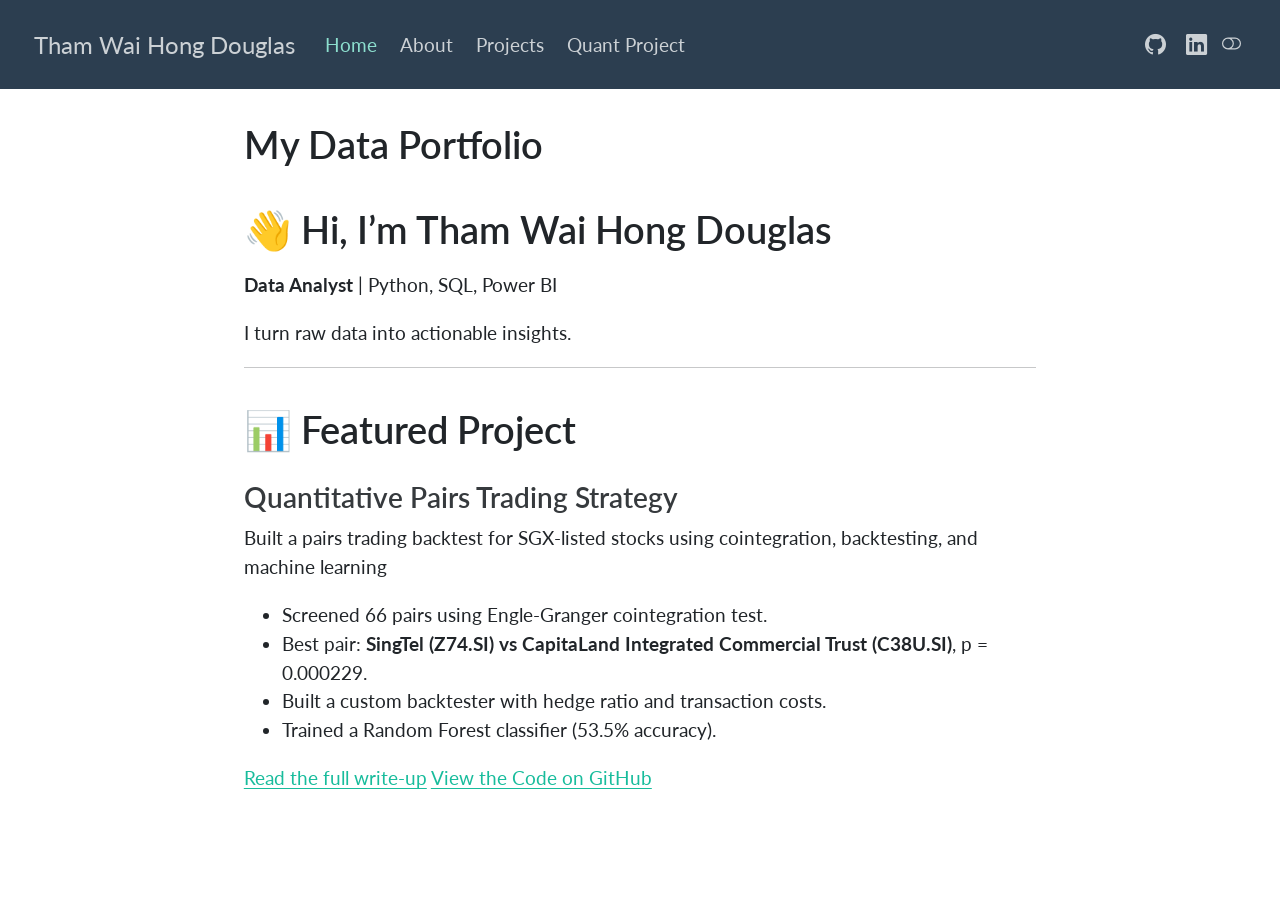
<file: index.html>
<!DOCTYPE html>
<html xmlns="http://www.w3.org/1999/xhtml" lang="en" xml:lang="en"><head>

<meta charset="utf-8">
<meta name="generator" content="quarto-1.10.19">

<meta name="viewport" content="width=device-width, initial-scale=1.0, user-scalable=yes">


<title>My Data Portfolio – Tham Wai Hong Douglas</title>
<style>
/* Default styles provided by pandoc.
** See https://pandoc.org/MANUAL.html#variables-for-html for config info.
*/
span.smallcaps{font-variant: small-caps;}
div.columns{display: flex; gap: 1.5em;}
div.column{flex: auto;}
@media screen {
div.columns{gap: min(4vw, 1.5em);}
div.column{overflow-x: auto;}
}
div.hanging-indent{margin-left: 1.5em; text-indent: -1.5em;}
ul.task-list{list-style: none;}
ul.task-list li input[type="checkbox"] {
  width: 0.8em;
  margin: 0 0.8em 0.2em -1em; /* quarto-specific, see https://github.com/quarto-dev/quarto-cli/issues/4556 */ 
  vertical-align: middle;
}
</style>


<script src="site_libs/quarto-nav/quarto-nav.js"></script>
<script src="site_libs/quarto-nav/headroom.min.js"></script>
<script src="site_libs/clipboard/clipboard.min.js"></script>
<script src="site_libs/quarto-html/quarto.js" type="module"></script>
<script src="site_libs/quarto-html/tabsets/tabsets.js" type="module"></script>
<script src="site_libs/quarto-html/popper.min.js"></script>
<script src="site_libs/quarto-html/tippy.umd.min.js"></script>
<script src="site_libs/quarto-html/anchor.min.js"></script>
<link href="site_libs/quarto-html/tippy.css" rel="stylesheet">
<link href="site_libs/quarto-html/quarto-syntax-highlighting-bf27225e3a48a9273f3daa8f8e829971.css" rel="stylesheet" class="quarto-color-scheme" id="quarto-text-highlighting-styles">
<link href="site_libs/quarto-html/quarto-syntax-highlighting-dark-b626d73c4c936ccc3cb08be7d45d1df6.css" rel="stylesheet" class="quarto-color-scheme quarto-color-alternate" id="quarto-text-highlighting-styles">
<link href="site_libs/quarto-html/quarto-syntax-highlighting-bf27225e3a48a9273f3daa8f8e829971.css" rel="stylesheet" class="quarto-color-scheme-extra" id="quarto-text-highlighting-styles">
<script src="site_libs/bootstrap/bootstrap.min.js"></script>
<link href="site_libs/bootstrap/bootstrap-icons.css" rel="stylesheet">
<link href="site_libs/bootstrap/bootstrap-473f7090e05801b12520f45d66cd560c.min.css" rel="stylesheet" append-hash="true" class="quarto-color-scheme" id="quarto-bootstrap" data-mode="light">
<link href="site_libs/bootstrap/bootstrap-dark-625b429a3ec828f4b56beff31ace679b.min.css" rel="stylesheet" append-hash="true" class="quarto-color-scheme quarto-color-alternate" id="quarto-bootstrap" data-mode="dark">
<link href="site_libs/bootstrap/bootstrap-473f7090e05801b12520f45d66cd560c.min.css" rel="stylesheet" append-hash="true" class="quarto-color-scheme-extra" id="quarto-bootstrap" data-mode="light">
<script id="quarto-search-options" type="application/json">{
  "language": {
    "search-no-results-text": "No results",
    "search-matching-documents-text": "matching documents",
    "search-copy-link-title": "Copy link to search",
    "search-hide-matches-text": "Hide additional matches",
    "search-more-match-text": "more match in this document",
    "search-more-matches-text": "more matches in this document",
    "search-clear-button-title": "Clear",
    "search-text-placeholder": "",
    "search-detached-cancel-button-title": "Cancel",
    "search-submit-button-title": "Submit",
    "search-label": "Search"
  }
}</script>


<link rel="stylesheet" href="styles.css">
</head>

<body class="nav-fixed fullcontent quarto-light"><script id="quarto-html-before-body" type="application/javascript">
    const toggleBodyColorMode = (bsSheetEl) => {
      const mode = bsSheetEl.getAttribute("data-mode");
      const bodyEl = window.document.querySelector("body");
      if (mode === "dark") {
        bodyEl.classList.add("quarto-dark");
        bodyEl.classList.remove("quarto-light");
      } else {
        bodyEl.classList.add("quarto-light");
        bodyEl.classList.remove("quarto-dark");
      }
    }
    const toggleBodyColorPrimary = () => {
      const bsSheetEl = window.document.querySelector("link#quarto-bootstrap:not([rel=disabled-stylesheet])");
      if (bsSheetEl) {
        toggleBodyColorMode(bsSheetEl);
      }
    }
    const setColorSchemeToggle = (alternate) => {
      const toggles = window.document.querySelectorAll('.quarto-color-scheme-toggle');
      for (let i=0; i < toggles.length; i++) {
        const toggle = toggles[i];
        if (toggle) {
          if (alternate) {
            toggle.classList.add("alternate");
          } else {
            toggle.classList.remove("alternate");
          }
        }
      }
    };
    const toggleColorMode = (alternate) => {
      // Switch the stylesheets
      const primaryStylesheets = window.document.querySelectorAll('link.quarto-color-scheme:not(.quarto-color-alternate)');
      const alternateStylesheets = window.document.querySelectorAll('link.quarto-color-scheme.quarto-color-alternate');
      manageTransitions('#quarto-margin-sidebar .nav-link', false);
      if (alternate) {
        // note: dark is layered on light, we don't disable primary!
        enableStylesheet(alternateStylesheets);
        for (const sheetNode of alternateStylesheets) {
          if (sheetNode.id === "quarto-bootstrap") {
            toggleBodyColorMode(sheetNode);
          }
        }
      } else {
        disableStylesheet(alternateStylesheets);
        enableStylesheet(primaryStylesheets)
        toggleBodyColorPrimary();
      }
      manageTransitions('#quarto-margin-sidebar .nav-link', true);
      // Switch the toggles
      setColorSchemeToggle(alternate)
      // Hack to workaround the fact that safari doesn't
      // properly recolor the scrollbar when toggling (#1455)
      if (navigator.userAgent.indexOf('Safari') > 0 && navigator.userAgent.indexOf('Chrome') == -1) {
        manageTransitions("body", false);
        window.scrollTo(0, 1);
        setTimeout(() => {
          window.scrollTo(0, 0);
          manageTransitions("body", true);
        }, 40);
      }
    }
    const disableStylesheet = (stylesheets) => {
      for (let i=0; i < stylesheets.length; i++) {
        const stylesheet = stylesheets[i];
        stylesheet.rel = 'disabled-stylesheet';
      }
    }
    const enableStylesheet = (stylesheets) => {
      for (let i=0; i < stylesheets.length; i++) {
        const stylesheet = stylesheets[i];
        if(stylesheet.rel !== 'stylesheet') { // for Chrome, which will still FOUC without this check
          stylesheet.rel = 'stylesheet';
        }
      }
    }
    const manageTransitions = (selector, allowTransitions) => {
      const els = window.document.querySelectorAll(selector);
      for (let i=0; i < els.length; i++) {
        const el = els[i];
        if (allowTransitions) {
          el.classList.remove('notransition');
        } else {
          el.classList.add('notransition');
        }
      }
    }
    const isFileUrl = () => {
      return window.location.protocol === 'file:';
    }
    const hasAlternateSentinel = () => {
      let styleSentinel = getColorSchemeSentinel();
      if (styleSentinel !== null) {
        return styleSentinel === "alternate";
      } else {
        return false;
      }
    }
    const setStyleSentinel = (alternate) => {
      const value = alternate ? "alternate" : "default";
      if (!isFileUrl()) {
        window.localStorage.setItem("quarto-color-scheme", value);
      } else {
        localAlternateSentinel = value;
      }
    }
    const getColorSchemeSentinel = () => {
      if (!isFileUrl()) {
        const storageValue = window.localStorage.getItem("quarto-color-scheme");
        return storageValue != null ? storageValue : localAlternateSentinel;
      } else {
        return localAlternateSentinel;
      }
    }
    const toggleGiscusIfUsed = (isAlternate, darkModeDefault) => {
      const baseTheme = document.querySelector('#giscus-base-theme')?.value ?? 'light';
      const alternateTheme = document.querySelector('#giscus-alt-theme')?.value ?? 'dark';
      let newTheme = '';
      if(authorPrefersDark) {
        newTheme = isAlternate ? baseTheme : alternateTheme;
      } else {
        newTheme = isAlternate ? alternateTheme : baseTheme;
      }
      const changeGiscusTheme = () => {
        // From: https://github.com/giscus/giscus/issues/336
        const sendMessage = (message) => {
          const iframe = document.querySelector('iframe.giscus-frame');
          if (!iframe) return;
          iframe.contentWindow.postMessage({ giscus: message }, 'https://giscus.app');
        }
        sendMessage({
          setConfig: {
            theme: newTheme
          }
        });
      }
      const isGiscussLoaded = window.document.querySelector('iframe.giscus-frame') !== null;
      if (isGiscussLoaded) {
        changeGiscusTheme();
      }
    };
    const authorPrefersDark = false;
    const darkModeDefault = authorPrefersDark;
      document.querySelector('link#quarto-text-highlighting-styles.quarto-color-scheme-extra').rel = 'disabled-stylesheet';
      document.querySelector('link#quarto-bootstrap.quarto-color-scheme-extra').rel = 'disabled-stylesheet';
    let localAlternateSentinel = darkModeDefault ? 'alternate' : 'default';
    // Dark / light mode switch
    window.quartoToggleColorScheme = () => {
      // Read the current dark / light value
      let toAlternate = !hasAlternateSentinel();
      toggleColorMode(toAlternate);
      setStyleSentinel(toAlternate);
      toggleGiscusIfUsed(toAlternate, darkModeDefault);
      window.dispatchEvent(new Event('resize'));
    };
    // Switch to dark mode if need be
    if (hasAlternateSentinel()) {
      toggleColorMode(true);
    } else {
      toggleColorMode(false);
    }
  </script>

<div id="quarto-search-results"></div>
  <header id="quarto-header" class="headroom fixed-top">
    <nav class="navbar navbar-expand-lg " data-bs-theme="dark">
      <div class="navbar-container container-fluid">
      <div class="navbar-brand-container mx-auto">
    <a class="navbar-brand" href="./index.html">
    <span class="navbar-title">Tham Wai Hong Douglas</span>
    </a>
  </div>
          <button class="navbar-toggler" type="button" data-bs-toggle="collapse" data-bs-target="#navbarCollapse" aria-controls="navbarCollapse" role="menu" aria-expanded="false" aria-label="Toggle navigation" onclick="if (window.quartoToggleHeadroom) { window.quartoToggleHeadroom(); }">
  <span class="navbar-toggler-icon"></span>
</button>
          <div class="collapse navbar-collapse" id="navbarCollapse">
            <ul class="navbar-nav navbar-nav-scroll me-auto">
  <li class="nav-item">
    <a class="nav-link active" href="./index.html" aria-current="page"> 
<span class="menu-text">Home</span></a>
  </li>  
  <li class="nav-item">
    <a class="nav-link" href="./about.html"> 
<span class="menu-text">About</span></a>
  </li>  
  <li class="nav-item">
    <a class="nav-link" href="./projects.html"> 
<span class="menu-text">Projects</span></a>
  </li>  
  <li class="nav-item">
    <a class="nav-link" href="./quant-project.html"> 
<span class="menu-text">Quant Project</span></a>
  </li>  
</ul>
            <ul class="navbar-nav navbar-nav-scroll ms-auto">
  <li class="nav-item compact">
    <a class="nav-link" href="http://github.com/Salguod310"> <i class="bi bi-github" role="img">
</i> 
<span class="menu-text"></span></a>
  </li>  
  <li class="nav-item compact">
    <a class="nav-link" href="http://linkedin.com/in/tham-wai-hong-douglas"> <i class="bi bi-linkedin" role="img">
</i> 
<span class="menu-text"></span></a>
  </li>  
</ul>
          </div> <!-- /navcollapse -->
            <div class="quarto-navbar-tools">
  <a href="" class="quarto-color-scheme-toggle quarto-navigation-tool  px-1" onclick="window.quartoToggleColorScheme(); return false;" title="Toggle dark mode"><i class="bi"></i></a>
</div>
      </div> <!-- /container-fluid -->
    </nav>
</header>
<!-- content -->
<div id="quarto-content" class="quarto-container page-columns page-rows-contents page-layout-article page-navbar">
<!-- sidebar -->
<!-- margin-sidebar -->
    
<!-- main -->
<main class="content" id="quarto-document-content">


<header id="title-block-header" class="quarto-title-block default">
<div class="quarto-title">
<h1 class="title">My Data Portfolio</h1>
</div>



<div class="quarto-title-meta">

    
  
    
  </div>
  


</header>


<section id="hi-im-tham-wai-hong-douglas" class="level1">
<h1>👋 Hi, I’m Tham Wai Hong Douglas</h1>
<p><strong>Data Analyst</strong> | Python, SQL, Power BI</p>
<p>I turn raw data into actionable insights.</p>
<hr>
</section>
<section id="featured-project" class="level1">
<h1>📊 Featured Project</h1>
<section id="quantitative-pairs-trading-strategy" class="level3">
<h3 class="anchored" data-anchor-id="quantitative-pairs-trading-strategy">Quantitative Pairs Trading Strategy</h3>
<p>Built a pairs trading backtest for SGX-listed stocks using cointegration, backtesting, and machine learning</p>
<ul>
<li>Screened 66 pairs using Engle-Granger cointegration test.</li>
<li>Best pair: <strong>SingTel (Z74.SI) vs CapitaLand Integrated Commercial Trust (C38U.SI)</strong>, p = 0.000229.</li>
<li>Built a custom backtester with hedge ratio and transaction costs.</li>
<li>Trained a Random Forest classifier (53.5% accuracy).</li>
</ul>
<p><a href="./quant-project.html">Read the full write-up</a> <a href="https://github.com/Salguod310/quant-pairs-trading">View the Code on GitHub</a></p>


</section>
</section>

</main> <!-- /main -->
<script id="quarto-html-after-body" type="application/javascript">
  window.document.addEventListener("DOMContentLoaded", function (event) {
    // Ensure there is a toggle, if there isn't float one in the top right
    if (window.document.querySelector('.quarto-color-scheme-toggle') === null) {
      const a = window.document.createElement('a');
      a.classList.add('top-right');
      a.classList.add('quarto-color-scheme-toggle');
      a.href = "";
      a.onclick = function() { try { window.quartoToggleColorScheme(); } catch {} return false; };
      const i = window.document.createElement("i");
      i.classList.add('bi');
      a.appendChild(i);
      window.document.body.appendChild(a);
    }
    setColorSchemeToggle(hasAlternateSentinel())
    const icon = "";
    const anchorJS = new window.AnchorJS();
    anchorJS.options = {
      placement: 'right',
      icon: icon
    };
    anchorJS.add('.anchored');
    const isCodeAnnotation = (el) => {
      for (const clz of el.classList) {
        if (clz.startsWith('code-annotation-')) {                     
          return true;
        }
      }
      return false;
    }
    const onCopySuccess = function(e) {
      // button target
      const button = e.trigger;
      // don't keep focus
      button.blur();
      // flash "checked"
      button.classList.add('code-copy-button-checked');
      var currentTitle = button.getAttribute("title");
      button.setAttribute("title", "Copied!");
      let tooltip;
      if (window.bootstrap) {
        button.setAttribute("data-bs-toggle", "tooltip");
        button.setAttribute("data-bs-placement", "left");
        button.setAttribute("data-bs-title", "Copied!");
        tooltip = new bootstrap.Tooltip(button, 
          { trigger: "manual", 
            customClass: "code-copy-button-tooltip",
            offset: [0, -8]});
        tooltip.show();    
      }
      setTimeout(function() {
        if (tooltip) {
          tooltip.hide();
          button.removeAttribute("data-bs-title");
          button.removeAttribute("data-bs-toggle");
          button.removeAttribute("data-bs-placement");
        }
        button.setAttribute("title", currentTitle);
        button.classList.remove('code-copy-button-checked');
      }, 1000);
      // clear code selection
      e.clearSelection();
    }
    const getTextToCopy = function(trigger) {
      const outerScaffold = trigger.parentElement.cloneNode(true);
      const codeEl = outerScaffold.querySelector('code');
      for (const childEl of codeEl.children) {
        if (isCodeAnnotation(childEl)) {
          childEl.remove();
        }
      }
      return codeEl.innerText;
    }
    const clipboard = new window.ClipboardJS('.code-copy-button:not([data-in-quarto-modal])', {
      text: getTextToCopy
    });
    clipboard.on('success', onCopySuccess);
    if (window.document.getElementById('quarto-embedded-source-code-modal')) {
      const clipboardModal = new window.ClipboardJS('.code-copy-button[data-in-quarto-modal]', {
        text: getTextToCopy,
        container: window.document.getElementById('quarto-embedded-source-code-modal')
      });
      clipboardModal.on('success', onCopySuccess);
    }
      var localhostRegex = new RegExp(/^(?:http|https):\/\/localhost\:?[0-9]*\//);
      var mailtoRegex = new RegExp(/^mailto:/);
        var filterRegex = new RegExp("https:\/\/Salguod310\.github\.io\/");
      var isInternal = (href) => {
          return filterRegex.test(href) || localhostRegex.test(href) || mailtoRegex.test(href);
      }
      // Inspect non-navigation links and adorn them if external
     var links = window.document.querySelectorAll('a[href]:not(.nav-link):not(.navbar-brand):not(.toc-action):not(.sidebar-link):not(.sidebar-item-toggle):not(.pagination-link):not(.no-external):not([aria-hidden]):not(.dropdown-item):not(.quarto-navigation-tool):not(.about-link)');
      for (var i=0; i<links.length; i++) {
        const link = links[i];
        if (!isInternal(link.href)) {
          // undo the damage that might have been done by quarto-nav.js in the case of
          // links that we want to consider external
          if (link.dataset.originalHref !== undefined) {
            link.href = link.dataset.originalHref;
          }
        }
      }
    function tippyHover(el, contentFn, onTriggerFn, onUntriggerFn) {
      const config = {
        allowHTML: true,
        maxWidth: 500,
        delay: 100,
        arrow: false,
        appendTo: function(el) {
            return el.parentElement;
        },
        interactive: true,
        interactiveBorder: 10,
        theme: 'quarto',
        placement: 'bottom-start',
      };
      if (contentFn) {
        config.content = contentFn;
      }
      if (onTriggerFn) {
        config.onTrigger = onTriggerFn;
      }
      if (onUntriggerFn) {
        config.onUntrigger = onUntriggerFn;
      }
      window.tippy(el, config); 
    }
    const noterefs = window.document.querySelectorAll('a[role="doc-noteref"]');
    for (var i=0; i<noterefs.length; i++) {
      const ref = noterefs[i];
      tippyHover(ref, function() {
        // use id or data attribute instead here
        let href = ref.getAttribute('data-footnote-href') || ref.getAttribute('href');
        try { href = new URL(href).hash; } catch {}
        const id = href.replace(/^#\/?/, "");
        const note = window.document.getElementById(id);
        if (note) {
          return note.innerHTML;
        } else {
          return "";
        }
      });
    }
    const xrefs = window.document.querySelectorAll('a.quarto-xref');
    const processXRef = (id, note) => {
      // Strip column container classes
      const stripColumnClz = (el) => {
        el.classList.remove("page-full", "page-columns");
        if (el.children) {
          for (const child of el.children) {
            stripColumnClz(child);
          }
        }
      }
      stripColumnClz(note)
      if (id === null || id.startsWith('sec-')) {
        // Special case sections, only their first couple elements
        const container = document.createElement("div");
        if (note.children && note.children.length > 2) {
          container.appendChild(note.children[0].cloneNode(true));
          for (let i = 1; i < note.children.length; i++) {
            const child = note.children[i];
            if (child.tagName === "P" && child.innerText === "") {
              continue;
            } else {
              container.appendChild(child.cloneNode(true));
              break;
            }
          }
          if (window.Quarto?.typesetMath) {
            window.Quarto.typesetMath(container);
          }
          return container.innerHTML
        } else {
          if (window.Quarto?.typesetMath) {
            window.Quarto.typesetMath(note);
          }
          return note.innerHTML;
        }
      } else {
        // Remove any anchor links if they are present
        const anchorLink = note.querySelector('a.anchorjs-link');
        if (anchorLink) {
          anchorLink.remove();
        }
        if (window.Quarto?.typesetMath) {
          window.Quarto.typesetMath(note);
        }
        if (note.classList.contains("callout")) {
          return note.outerHTML;
        } else {
          return note.innerHTML;
        }
      }
    }
    for (var i=0; i<xrefs.length; i++) {
      const xref = xrefs[i];
      tippyHover(xref, undefined, function(instance) {
        instance.disable();
        let url = xref.getAttribute('href');
        let hash = undefined; 
        if (url.startsWith('#')) {
          hash = url;
        } else {
          try { hash = new URL(url).hash; } catch {}
        }
        if (hash) {
          const id = hash.replace(/^#\/?/, "");
          const note = window.document.getElementById(id);
          if (note !== null) {
            try {
              const html = processXRef(id, note.cloneNode(true));
              instance.setContent(html);
            } finally {
              instance.enable();
              instance.show();
            }
          } else {
            // See if we can fetch this
            fetch(url.split('#')[0])
            .then(res => res.text())
            .then(html => {
              const parser = new DOMParser();
              const htmlDoc = parser.parseFromString(html, "text/html");
              const note = htmlDoc.getElementById(id);
              if (note !== null) {
                const html = processXRef(id, note);
                instance.setContent(html);
              } 
            }).finally(() => {
              instance.enable();
              instance.show();
            });
          }
        } else {
          // See if we can fetch a full url (with no hash to target)
          // This is a special case and we should probably do some content thinning / targeting
          fetch(url)
          .then(res => res.text())
          .then(html => {
            const parser = new DOMParser();
            const htmlDoc = parser.parseFromString(html, "text/html");
            const note = htmlDoc.querySelector('main.content');
            if (note !== null) {
              // This should only happen for chapter cross references
              // (since there is no id in the URL)
              // remove the first header
              if (note.children.length > 0 && note.children[0].tagName === "HEADER") {
                note.children[0].remove();
              }
              const html = processXRef(null, note);
              instance.setContent(html);
            } 
          }).finally(() => {
            instance.enable();
            instance.show();
          });
        }
      }, function(instance) {
      });
    }
        let selectedAnnoteEl;
        const selectorForAnnotation = ( cell, annotation) => {
          let cellAttr = 'data-code-cell="' + cell + '"';
          let lineAttr = 'data-code-annotation="' +  annotation + '"';
          const selector = 'span[' + cellAttr + '][' + lineAttr + ']';
          return selector;
        }
        const selectCodeLines = (annoteEl) => {
          const doc = window.document;
          const targetCell = annoteEl.getAttribute("data-target-cell");
          const targetAnnotation = annoteEl.getAttribute("data-target-annotation");
          const annoteSpan = window.document.querySelector(selectorForAnnotation(targetCell, targetAnnotation));
          const lines = annoteSpan.getAttribute("data-code-lines").split(",");
          const lineIds = lines.map((line) => {
            return targetCell + "-" + line;
          })
          let top = null;
          let height = null;
          let parent = null;
          if (lineIds.length > 0) {
              //compute the position of the single el (top and bottom and make a div)
              const el = window.document.getElementById(lineIds[0]);
              top = el.offsetTop;
              height = el.offsetHeight;
              parent = el.parentElement.parentElement;
            if (lineIds.length > 1) {
              const lastEl = window.document.getElementById(lineIds[lineIds.length - 1]);
              const bottom = lastEl.offsetTop + lastEl.offsetHeight;
              height = bottom - top;
            }
            if (top !== null && height !== null && parent !== null) {
              // cook up a div (if necessary) and position it 
              let div = window.document.getElementById("code-annotation-line-highlight");
              if (div === null) {
                div = window.document.createElement("div");
                div.setAttribute("id", "code-annotation-line-highlight");
                div.style.position = 'absolute';
                parent.appendChild(div);
              }
              div.style.top = top - 2 + "px";
              div.style.height = height + 4 + "px";
              div.style.left = 0;
              let gutterDiv = window.document.getElementById("code-annotation-line-highlight-gutter");
              if (gutterDiv === null) {
                gutterDiv = window.document.createElement("div");
                gutterDiv.setAttribute("id", "code-annotation-line-highlight-gutter");
                gutterDiv.style.position = 'absolute';
                const codeCell = window.document.getElementById(targetCell);
                const gutter = codeCell.querySelector('.code-annotation-gutter');
                gutter.appendChild(gutterDiv);
              }
              gutterDiv.style.top = top - 2 + "px";
              gutterDiv.style.height = height + 4 + "px";
            }
            selectedAnnoteEl = annoteEl;
          }
        };
        const unselectCodeLines = () => {
          const elementsIds = ["code-annotation-line-highlight", "code-annotation-line-highlight-gutter"];
          elementsIds.forEach((elId) => {
            const div = window.document.getElementById(elId);
            if (div) {
              div.remove();
            }
          });
          selectedAnnoteEl = undefined;
        };
          // Handle positioning of the toggle
      window.addEventListener(
        "resize",
        throttle(() => {
          elRect = undefined;
          if (selectedAnnoteEl) {
            selectCodeLines(selectedAnnoteEl);
          }
        }, 10)
      );
      function throttle(fn, ms) {
      let throttle = false;
      let timer;
        return (...args) => {
          if(!throttle) { // first call gets through
              fn.apply(this, args);
              throttle = true;
          } else { // all the others get throttled
              if(timer) clearTimeout(timer); // cancel #2
              timer = setTimeout(() => {
                fn.apply(this, args);
                timer = throttle = false;
              }, ms);
          }
        };
      }
        // Attach click handler to the DT
        const annoteDls = window.document.querySelectorAll('dt[data-target-cell]');
        for (const annoteDlNode of annoteDls) {
          annoteDlNode.addEventListener('click', (event) => {
            const clickedEl = event.target;
            if (clickedEl !== selectedAnnoteEl) {
              unselectCodeLines();
              const activeEl = window.document.querySelector('dt[data-target-cell].code-annotation-active');
              if (activeEl) {
                activeEl.classList.remove('code-annotation-active');
              }
              selectCodeLines(clickedEl);
              clickedEl.classList.add('code-annotation-active');
            } else {
              // Unselect the line
              unselectCodeLines();
              clickedEl.classList.remove('code-annotation-active');
            }
          });
        }
    const findCites = (el) => {
      const parentEl = el.parentElement;
      if (parentEl) {
        const cites = parentEl.dataset.cites;
        if (cites) {
          return {
            el,
            cites: cites.split(' ')
          };
        } else {
          return findCites(el.parentElement)
        }
      } else {
        return undefined;
      }
    };
    var bibliorefs = window.document.querySelectorAll('a[role="doc-biblioref"]');
    for (var i=0; i<bibliorefs.length; i++) {
      const ref = bibliorefs[i];
      const citeInfo = findCites(ref);
      if (citeInfo) {
        tippyHover(citeInfo.el, function() {
          var popup = window.document.createElement('div');
          citeInfo.cites.forEach(function(cite) {
            var citeDiv = window.document.createElement('div');
            citeDiv.classList.add('hanging-indent');
            citeDiv.classList.add('csl-entry');
            var biblioDiv = window.document.getElementById('ref-' + cite);
            if (biblioDiv) {
              citeDiv.innerHTML = biblioDiv.innerHTML;
            }
            popup.appendChild(citeDiv);
          });
          return popup.innerHTML;
        });
      }
    }
  });
  </script>
</div> <!-- /content -->




</body></html>
</file>
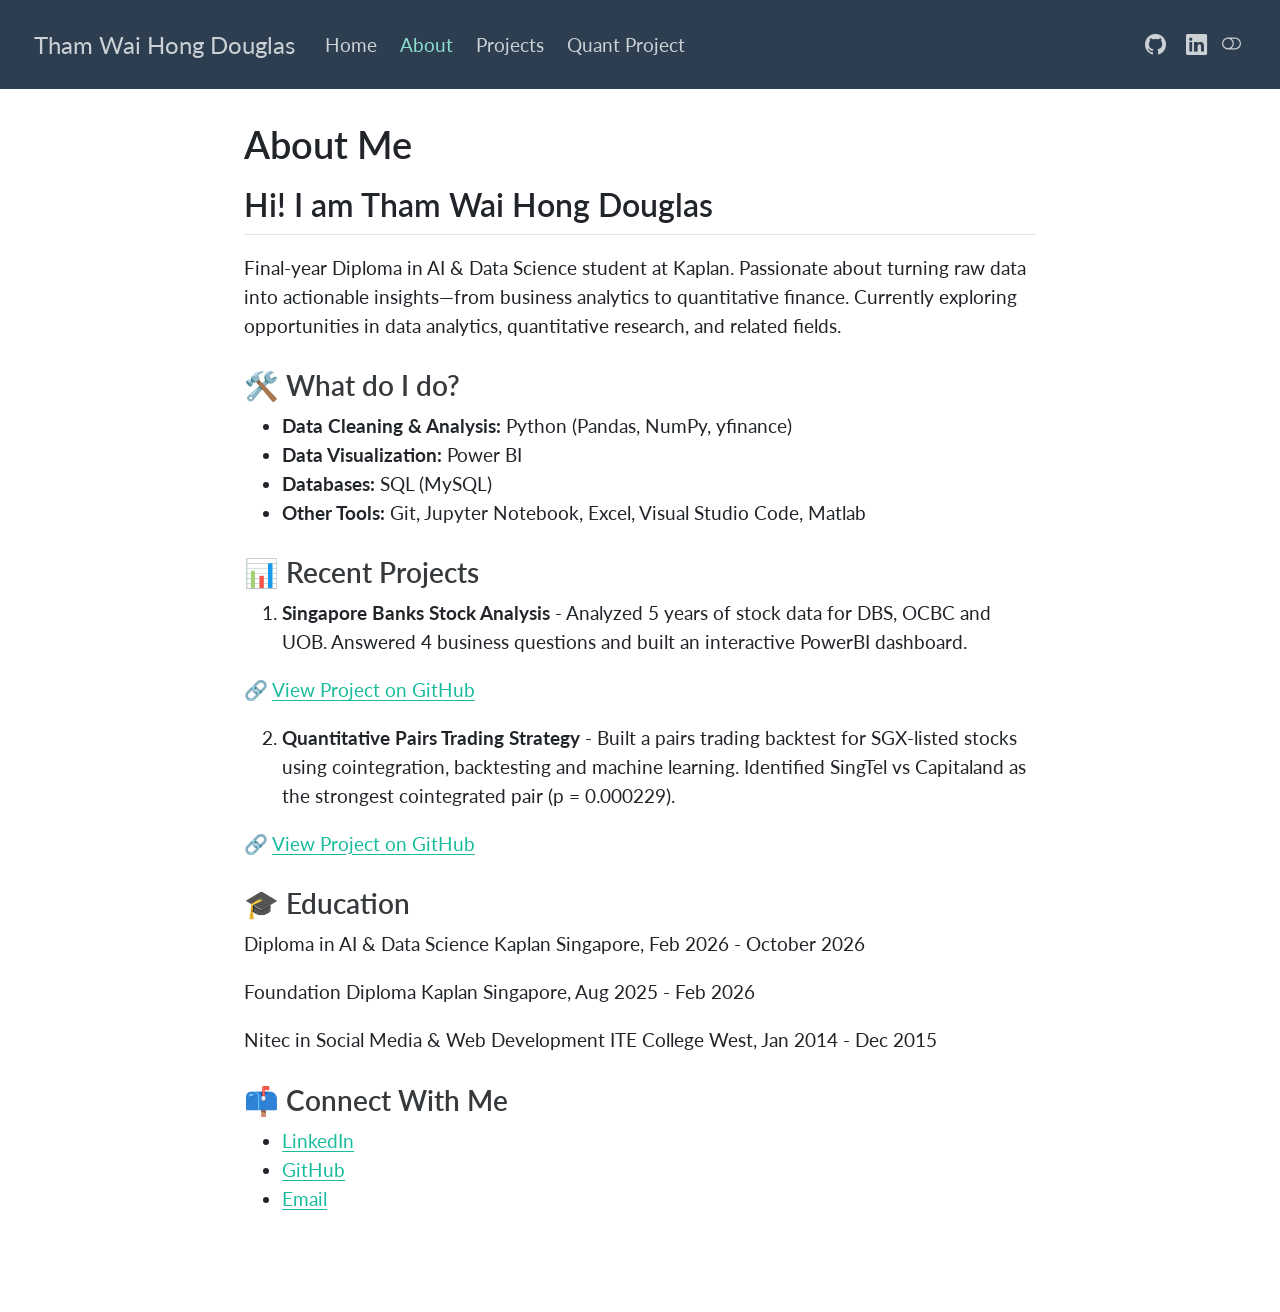
<file: about.html>
<!DOCTYPE html>
<html xmlns="http://www.w3.org/1999/xhtml" lang="en" xml:lang="en"><head>

<meta charset="utf-8">
<meta name="generator" content="quarto-1.10.19">

<meta name="viewport" content="width=device-width, initial-scale=1.0, user-scalable=yes">


<title>About Me – Tham Wai Hong Douglas</title>
<style>
/* Default styles provided by pandoc.
** See https://pandoc.org/MANUAL.html#variables-for-html for config info.
*/
span.smallcaps{font-variant: small-caps;}
div.columns{display: flex; gap: 1.5em;}
div.column{flex: auto;}
@media screen {
div.columns{gap: min(4vw, 1.5em);}
div.column{overflow-x: auto;}
}
div.hanging-indent{margin-left: 1.5em; text-indent: -1.5em;}
ul.task-list{list-style: none;}
ul.task-list li input[type="checkbox"] {
  width: 0.8em;
  margin: 0 0.8em 0.2em -1em; /* quarto-specific, see https://github.com/quarto-dev/quarto-cli/issues/4556 */ 
  vertical-align: middle;
}
</style>


<script src="site_libs/quarto-nav/quarto-nav.js"></script>
<script src="site_libs/quarto-nav/headroom.min.js"></script>
<script src="site_libs/clipboard/clipboard.min.js"></script>
<script src="site_libs/quarto-html/quarto.js" type="module"></script>
<script src="site_libs/quarto-html/tabsets/tabsets.js" type="module"></script>
<script src="site_libs/quarto-html/popper.min.js"></script>
<script src="site_libs/quarto-html/tippy.umd.min.js"></script>
<script src="site_libs/quarto-html/anchor.min.js"></script>
<link href="site_libs/quarto-html/tippy.css" rel="stylesheet">
<link href="site_libs/quarto-html/quarto-syntax-highlighting-bf27225e3a48a9273f3daa8f8e829971.css" rel="stylesheet" class="quarto-color-scheme" id="quarto-text-highlighting-styles">
<link href="site_libs/quarto-html/quarto-syntax-highlighting-dark-b626d73c4c936ccc3cb08be7d45d1df6.css" rel="stylesheet" class="quarto-color-scheme quarto-color-alternate" id="quarto-text-highlighting-styles">
<link href="site_libs/quarto-html/quarto-syntax-highlighting-bf27225e3a48a9273f3daa8f8e829971.css" rel="stylesheet" class="quarto-color-scheme-extra" id="quarto-text-highlighting-styles">
<script src="site_libs/bootstrap/bootstrap.min.js"></script>
<link href="site_libs/bootstrap/bootstrap-icons.css" rel="stylesheet">
<link href="site_libs/bootstrap/bootstrap-473f7090e05801b12520f45d66cd560c.min.css" rel="stylesheet" append-hash="true" class="quarto-color-scheme" id="quarto-bootstrap" data-mode="light">
<link href="site_libs/bootstrap/bootstrap-dark-625b429a3ec828f4b56beff31ace679b.min.css" rel="stylesheet" append-hash="true" class="quarto-color-scheme quarto-color-alternate" id="quarto-bootstrap" data-mode="dark">
<link href="site_libs/bootstrap/bootstrap-473f7090e05801b12520f45d66cd560c.min.css" rel="stylesheet" append-hash="true" class="quarto-color-scheme-extra" id="quarto-bootstrap" data-mode="light">
<script id="quarto-search-options" type="application/json">{
  "language": {
    "search-no-results-text": "No results",
    "search-matching-documents-text": "matching documents",
    "search-copy-link-title": "Copy link to search",
    "search-hide-matches-text": "Hide additional matches",
    "search-more-match-text": "more match in this document",
    "search-more-matches-text": "more matches in this document",
    "search-clear-button-title": "Clear",
    "search-text-placeholder": "",
    "search-detached-cancel-button-title": "Cancel",
    "search-submit-button-title": "Submit",
    "search-label": "Search"
  }
}</script>


<link rel="stylesheet" href="styles.css">
</head>

<body class="nav-fixed fullcontent quarto-light"><script id="quarto-html-before-body" type="application/javascript">
    const toggleBodyColorMode = (bsSheetEl) => {
      const mode = bsSheetEl.getAttribute("data-mode");
      const bodyEl = window.document.querySelector("body");
      if (mode === "dark") {
        bodyEl.classList.add("quarto-dark");
        bodyEl.classList.remove("quarto-light");
      } else {
        bodyEl.classList.add("quarto-light");
        bodyEl.classList.remove("quarto-dark");
      }
    }
    const toggleBodyColorPrimary = () => {
      const bsSheetEl = window.document.querySelector("link#quarto-bootstrap:not([rel=disabled-stylesheet])");
      if (bsSheetEl) {
        toggleBodyColorMode(bsSheetEl);
      }
    }
    const setColorSchemeToggle = (alternate) => {
      const toggles = window.document.querySelectorAll('.quarto-color-scheme-toggle');
      for (let i=0; i < toggles.length; i++) {
        const toggle = toggles[i];
        if (toggle) {
          if (alternate) {
            toggle.classList.add("alternate");
          } else {
            toggle.classList.remove("alternate");
          }
        }
      }
    };
    const toggleColorMode = (alternate) => {
      // Switch the stylesheets
      const primaryStylesheets = window.document.querySelectorAll('link.quarto-color-scheme:not(.quarto-color-alternate)');
      const alternateStylesheets = window.document.querySelectorAll('link.quarto-color-scheme.quarto-color-alternate');
      manageTransitions('#quarto-margin-sidebar .nav-link', false);
      if (alternate) {
        // note: dark is layered on light, we don't disable primary!
        enableStylesheet(alternateStylesheets);
        for (const sheetNode of alternateStylesheets) {
          if (sheetNode.id === "quarto-bootstrap") {
            toggleBodyColorMode(sheetNode);
          }
        }
      } else {
        disableStylesheet(alternateStylesheets);
        enableStylesheet(primaryStylesheets)
        toggleBodyColorPrimary();
      }
      manageTransitions('#quarto-margin-sidebar .nav-link', true);
      // Switch the toggles
      setColorSchemeToggle(alternate)
      // Hack to workaround the fact that safari doesn't
      // properly recolor the scrollbar when toggling (#1455)
      if (navigator.userAgent.indexOf('Safari') > 0 && navigator.userAgent.indexOf('Chrome') == -1) {
        manageTransitions("body", false);
        window.scrollTo(0, 1);
        setTimeout(() => {
          window.scrollTo(0, 0);
          manageTransitions("body", true);
        }, 40);
      }
    }
    const disableStylesheet = (stylesheets) => {
      for (let i=0; i < stylesheets.length; i++) {
        const stylesheet = stylesheets[i];
        stylesheet.rel = 'disabled-stylesheet';
      }
    }
    const enableStylesheet = (stylesheets) => {
      for (let i=0; i < stylesheets.length; i++) {
        const stylesheet = stylesheets[i];
        if(stylesheet.rel !== 'stylesheet') { // for Chrome, which will still FOUC without this check
          stylesheet.rel = 'stylesheet';
        }
      }
    }
    const manageTransitions = (selector, allowTransitions) => {
      const els = window.document.querySelectorAll(selector);
      for (let i=0; i < els.length; i++) {
        const el = els[i];
        if (allowTransitions) {
          el.classList.remove('notransition');
        } else {
          el.classList.add('notransition');
        }
      }
    }
    const isFileUrl = () => {
      return window.location.protocol === 'file:';
    }
    const hasAlternateSentinel = () => {
      let styleSentinel = getColorSchemeSentinel();
      if (styleSentinel !== null) {
        return styleSentinel === "alternate";
      } else {
        return false;
      }
    }
    const setStyleSentinel = (alternate) => {
      const value = alternate ? "alternate" : "default";
      if (!isFileUrl()) {
        window.localStorage.setItem("quarto-color-scheme", value);
      } else {
        localAlternateSentinel = value;
      }
    }
    const getColorSchemeSentinel = () => {
      if (!isFileUrl()) {
        const storageValue = window.localStorage.getItem("quarto-color-scheme");
        return storageValue != null ? storageValue : localAlternateSentinel;
      } else {
        return localAlternateSentinel;
      }
    }
    const toggleGiscusIfUsed = (isAlternate, darkModeDefault) => {
      const baseTheme = document.querySelector('#giscus-base-theme')?.value ?? 'light';
      const alternateTheme = document.querySelector('#giscus-alt-theme')?.value ?? 'dark';
      let newTheme = '';
      if(authorPrefersDark) {
        newTheme = isAlternate ? baseTheme : alternateTheme;
      } else {
        newTheme = isAlternate ? alternateTheme : baseTheme;
      }
      const changeGiscusTheme = () => {
        // From: https://github.com/giscus/giscus/issues/336
        const sendMessage = (message) => {
          const iframe = document.querySelector('iframe.giscus-frame');
          if (!iframe) return;
          iframe.contentWindow.postMessage({ giscus: message }, 'https://giscus.app');
        }
        sendMessage({
          setConfig: {
            theme: newTheme
          }
        });
      }
      const isGiscussLoaded = window.document.querySelector('iframe.giscus-frame') !== null;
      if (isGiscussLoaded) {
        changeGiscusTheme();
      }
    };
    const authorPrefersDark = false;
    const darkModeDefault = authorPrefersDark;
      document.querySelector('link#quarto-text-highlighting-styles.quarto-color-scheme-extra').rel = 'disabled-stylesheet';
      document.querySelector('link#quarto-bootstrap.quarto-color-scheme-extra').rel = 'disabled-stylesheet';
    let localAlternateSentinel = darkModeDefault ? 'alternate' : 'default';
    // Dark / light mode switch
    window.quartoToggleColorScheme = () => {
      // Read the current dark / light value
      let toAlternate = !hasAlternateSentinel();
      toggleColorMode(toAlternate);
      setStyleSentinel(toAlternate);
      toggleGiscusIfUsed(toAlternate, darkModeDefault);
      window.dispatchEvent(new Event('resize'));
    };
    // Switch to dark mode if need be
    if (hasAlternateSentinel()) {
      toggleColorMode(true);
    } else {
      toggleColorMode(false);
    }
  </script>

<div id="quarto-search-results"></div>
  <header id="quarto-header" class="headroom fixed-top">
    <nav class="navbar navbar-expand-lg " data-bs-theme="dark">
      <div class="navbar-container container-fluid">
      <div class="navbar-brand-container mx-auto">
    <a class="navbar-brand" href="./index.html">
    <span class="navbar-title">Tham Wai Hong Douglas</span>
    </a>
  </div>
          <button class="navbar-toggler" type="button" data-bs-toggle="collapse" data-bs-target="#navbarCollapse" aria-controls="navbarCollapse" role="menu" aria-expanded="false" aria-label="Toggle navigation" onclick="if (window.quartoToggleHeadroom) { window.quartoToggleHeadroom(); }">
  <span class="navbar-toggler-icon"></span>
</button>
          <div class="collapse navbar-collapse" id="navbarCollapse">
            <ul class="navbar-nav navbar-nav-scroll me-auto">
  <li class="nav-item">
    <a class="nav-link" href="./index.html"> 
<span class="menu-text">Home</span></a>
  </li>  
  <li class="nav-item">
    <a class="nav-link active" href="./about.html" aria-current="page"> 
<span class="menu-text">About</span></a>
  </li>  
  <li class="nav-item">
    <a class="nav-link" href="./projects.html"> 
<span class="menu-text">Projects</span></a>
  </li>  
  <li class="nav-item">
    <a class="nav-link" href="./quant-project.html"> 
<span class="menu-text">Quant Project</span></a>
  </li>  
</ul>
            <ul class="navbar-nav navbar-nav-scroll ms-auto">
  <li class="nav-item compact">
    <a class="nav-link" href="http://github.com/Salguod310"> <i class="bi bi-github" role="img">
</i> 
<span class="menu-text"></span></a>
  </li>  
  <li class="nav-item compact">
    <a class="nav-link" href="http://linkedin.com/in/tham-wai-hong-douglas"> <i class="bi bi-linkedin" role="img">
</i> 
<span class="menu-text"></span></a>
  </li>  
</ul>
          </div> <!-- /navcollapse -->
            <div class="quarto-navbar-tools">
  <a href="" class="quarto-color-scheme-toggle quarto-navigation-tool  px-1" onclick="window.quartoToggleColorScheme(); return false;" title="Toggle dark mode"><i class="bi"></i></a>
</div>
      </div> <!-- /container-fluid -->
    </nav>
</header>
<!-- content -->
<div id="quarto-content" class="quarto-container page-columns page-rows-contents page-layout-article page-navbar">
<!-- sidebar -->
<!-- margin-sidebar -->
    
<!-- main -->
<main class="content" id="quarto-document-content">


<header id="title-block-header" class="quarto-title-block default">
<div class="quarto-title">
<h1 class="title">About Me</h1>
</div>



<div class="quarto-title-meta">

    
  
    
  </div>
  


</header>


<section id="hi-i-am-tham-wai-hong-douglas" class="level2">
<h2 class="anchored" data-anchor-id="hi-i-am-tham-wai-hong-douglas">Hi! I am Tham Wai Hong Douglas</h2>
<p>Final-year Diploma in AI &amp; Data Science student at Kaplan. Passionate about turning raw data into actionable insights—from business analytics to quantitative finance. Currently exploring opportunities in data analytics, quantitative research, and related fields.</p>
<section id="what-do-i-do" class="level3">
<h3 class="anchored" data-anchor-id="what-do-i-do">🛠️ What do I do?</h3>
<ul>
<li><strong>Data Cleaning &amp; Analysis:</strong> Python (Pandas, NumPy, yfinance)</li>
<li><strong>Data Visualization:</strong> Power BI</li>
<li><strong>Databases:</strong> SQL (MySQL)</li>
<li><strong>Other Tools:</strong> Git, Jupyter Notebook, Excel, Visual Studio Code, Matlab</li>
</ul>
</section>
<section id="recent-projects" class="level3">
<h3 class="anchored" data-anchor-id="recent-projects">📊 Recent Projects</h3>
<ol type="1">
<li><strong>Singapore Banks Stock Analysis</strong> - Analyzed 5 years of stock data for DBS, OCBC and UOB. Answered 4 business questions and built an interactive PowerBI dashboard.</li>
</ol>
<p>🔗 <a href="https://github.com/Salguod310/singapore-banks-stock-analysis">View Project on GitHub</a></p>
<ol start="2" type="1">
<li><strong>Quantitative Pairs Trading Strategy</strong> - Built a pairs trading backtest for SGX-listed stocks using cointegration, backtesting and machine learning. Identified SingTel vs Capitaland as the strongest cointegrated pair (p = 0.000229).</li>
</ol>
<p>🔗 <a href="https://github.com/Salguod310/quant-pairs-trading">View Project on GitHub</a></p>
</section>
<section id="education" class="level3">
<h3 class="anchored" data-anchor-id="education">🎓 Education</h3>
<p>Diploma in AI &amp; Data Science Kaplan Singapore, Feb 2026 - October 2026</p>
<p>Foundation Diploma Kaplan Singapore, Aug 2025 - Feb 2026</p>
<p>Nitec in Social Media &amp; Web Development ITE College West, Jan 2014 - Dec 2015</p>
</section>
<section id="connect-with-me" class="level3">
<h3 class="anchored" data-anchor-id="connect-with-me">📫 Connect With Me</h3>
<ul>
<li><a href="https://linkedin.com/in/tham-wai-hong-douglas">LinkedIn</a></li>
<li><a href="https://github.com/Salguod310">GitHub</a></li>
<li><a href="mailto:douglastham_@hotmail.com">Email</a></li>
</ul>


</section>
</section>

</main> <!-- /main -->
<script id="quarto-html-after-body" type="application/javascript">
  window.document.addEventListener("DOMContentLoaded", function (event) {
    // Ensure there is a toggle, if there isn't float one in the top right
    if (window.document.querySelector('.quarto-color-scheme-toggle') === null) {
      const a = window.document.createElement('a');
      a.classList.add('top-right');
      a.classList.add('quarto-color-scheme-toggle');
      a.href = "";
      a.onclick = function() { try { window.quartoToggleColorScheme(); } catch {} return false; };
      const i = window.document.createElement("i");
      i.classList.add('bi');
      a.appendChild(i);
      window.document.body.appendChild(a);
    }
    setColorSchemeToggle(hasAlternateSentinel())
    const icon = "";
    const anchorJS = new window.AnchorJS();
    anchorJS.options = {
      placement: 'right',
      icon: icon
    };
    anchorJS.add('.anchored');
    const isCodeAnnotation = (el) => {
      for (const clz of el.classList) {
        if (clz.startsWith('code-annotation-')) {                     
          return true;
        }
      }
      return false;
    }
    const onCopySuccess = function(e) {
      // button target
      const button = e.trigger;
      // don't keep focus
      button.blur();
      // flash "checked"
      button.classList.add('code-copy-button-checked');
      var currentTitle = button.getAttribute("title");
      button.setAttribute("title", "Copied!");
      let tooltip;
      if (window.bootstrap) {
        button.setAttribute("data-bs-toggle", "tooltip");
        button.setAttribute("data-bs-placement", "left");
        button.setAttribute("data-bs-title", "Copied!");
        tooltip = new bootstrap.Tooltip(button, 
          { trigger: "manual", 
            customClass: "code-copy-button-tooltip",
            offset: [0, -8]});
        tooltip.show();    
      }
      setTimeout(function() {
        if (tooltip) {
          tooltip.hide();
          button.removeAttribute("data-bs-title");
          button.removeAttribute("data-bs-toggle");
          button.removeAttribute("data-bs-placement");
        }
        button.setAttribute("title", currentTitle);
        button.classList.remove('code-copy-button-checked');
      }, 1000);
      // clear code selection
      e.clearSelection();
    }
    const getTextToCopy = function(trigger) {
      const outerScaffold = trigger.parentElement.cloneNode(true);
      const codeEl = outerScaffold.querySelector('code');
      for (const childEl of codeEl.children) {
        if (isCodeAnnotation(childEl)) {
          childEl.remove();
        }
      }
      return codeEl.innerText;
    }
    const clipboard = new window.ClipboardJS('.code-copy-button:not([data-in-quarto-modal])', {
      text: getTextToCopy
    });
    clipboard.on('success', onCopySuccess);
    if (window.document.getElementById('quarto-embedded-source-code-modal')) {
      const clipboardModal = new window.ClipboardJS('.code-copy-button[data-in-quarto-modal]', {
        text: getTextToCopy,
        container: window.document.getElementById('quarto-embedded-source-code-modal')
      });
      clipboardModal.on('success', onCopySuccess);
    }
      var localhostRegex = new RegExp(/^(?:http|https):\/\/localhost\:?[0-9]*\//);
      var mailtoRegex = new RegExp(/^mailto:/);
        var filterRegex = new RegExp("https:\/\/Salguod310\.github\.io\/");
      var isInternal = (href) => {
          return filterRegex.test(href) || localhostRegex.test(href) || mailtoRegex.test(href);
      }
      // Inspect non-navigation links and adorn them if external
     var links = window.document.querySelectorAll('a[href]:not(.nav-link):not(.navbar-brand):not(.toc-action):not(.sidebar-link):not(.sidebar-item-toggle):not(.pagination-link):not(.no-external):not([aria-hidden]):not(.dropdown-item):not(.quarto-navigation-tool):not(.about-link)');
      for (var i=0; i<links.length; i++) {
        const link = links[i];
        if (!isInternal(link.href)) {
          // undo the damage that might have been done by quarto-nav.js in the case of
          // links that we want to consider external
          if (link.dataset.originalHref !== undefined) {
            link.href = link.dataset.originalHref;
          }
        }
      }
    function tippyHover(el, contentFn, onTriggerFn, onUntriggerFn) {
      const config = {
        allowHTML: true,
        maxWidth: 500,
        delay: 100,
        arrow: false,
        appendTo: function(el) {
            return el.parentElement;
        },
        interactive: true,
        interactiveBorder: 10,
        theme: 'quarto',
        placement: 'bottom-start',
      };
      if (contentFn) {
        config.content = contentFn;
      }
      if (onTriggerFn) {
        config.onTrigger = onTriggerFn;
      }
      if (onUntriggerFn) {
        config.onUntrigger = onUntriggerFn;
      }
      window.tippy(el, config); 
    }
    const noterefs = window.document.querySelectorAll('a[role="doc-noteref"]');
    for (var i=0; i<noterefs.length; i++) {
      const ref = noterefs[i];
      tippyHover(ref, function() {
        // use id or data attribute instead here
        let href = ref.getAttribute('data-footnote-href') || ref.getAttribute('href');
        try { href = new URL(href).hash; } catch {}
        const id = href.replace(/^#\/?/, "");
        const note = window.document.getElementById(id);
        if (note) {
          return note.innerHTML;
        } else {
          return "";
        }
      });
    }
    const xrefs = window.document.querySelectorAll('a.quarto-xref');
    const processXRef = (id, note) => {
      // Strip column container classes
      const stripColumnClz = (el) => {
        el.classList.remove("page-full", "page-columns");
        if (el.children) {
          for (const child of el.children) {
            stripColumnClz(child);
          }
        }
      }
      stripColumnClz(note)
      if (id === null || id.startsWith('sec-')) {
        // Special case sections, only their first couple elements
        const container = document.createElement("div");
        if (note.children && note.children.length > 2) {
          container.appendChild(note.children[0].cloneNode(true));
          for (let i = 1; i < note.children.length; i++) {
            const child = note.children[i];
            if (child.tagName === "P" && child.innerText === "") {
              continue;
            } else {
              container.appendChild(child.cloneNode(true));
              break;
            }
          }
          if (window.Quarto?.typesetMath) {
            window.Quarto.typesetMath(container);
          }
          return container.innerHTML
        } else {
          if (window.Quarto?.typesetMath) {
            window.Quarto.typesetMath(note);
          }
          return note.innerHTML;
        }
      } else {
        // Remove any anchor links if they are present
        const anchorLink = note.querySelector('a.anchorjs-link');
        if (anchorLink) {
          anchorLink.remove();
        }
        if (window.Quarto?.typesetMath) {
          window.Quarto.typesetMath(note);
        }
        if (note.classList.contains("callout")) {
          return note.outerHTML;
        } else {
          return note.innerHTML;
        }
      }
    }
    for (var i=0; i<xrefs.length; i++) {
      const xref = xrefs[i];
      tippyHover(xref, undefined, function(instance) {
        instance.disable();
        let url = xref.getAttribute('href');
        let hash = undefined; 
        if (url.startsWith('#')) {
          hash = url;
        } else {
          try { hash = new URL(url).hash; } catch {}
        }
        if (hash) {
          const id = hash.replace(/^#\/?/, "");
          const note = window.document.getElementById(id);
          if (note !== null) {
            try {
              const html = processXRef(id, note.cloneNode(true));
              instance.setContent(html);
            } finally {
              instance.enable();
              instance.show();
            }
          } else {
            // See if we can fetch this
            fetch(url.split('#')[0])
            .then(res => res.text())
            .then(html => {
              const parser = new DOMParser();
              const htmlDoc = parser.parseFromString(html, "text/html");
              const note = htmlDoc.getElementById(id);
              if (note !== null) {
                const html = processXRef(id, note);
                instance.setContent(html);
              } 
            }).finally(() => {
              instance.enable();
              instance.show();
            });
          }
        } else {
          // See if we can fetch a full url (with no hash to target)
          // This is a special case and we should probably do some content thinning / targeting
          fetch(url)
          .then(res => res.text())
          .then(html => {
            const parser = new DOMParser();
            const htmlDoc = parser.parseFromString(html, "text/html");
            const note = htmlDoc.querySelector('main.content');
            if (note !== null) {
              // This should only happen for chapter cross references
              // (since there is no id in the URL)
              // remove the first header
              if (note.children.length > 0 && note.children[0].tagName === "HEADER") {
                note.children[0].remove();
              }
              const html = processXRef(null, note);
              instance.setContent(html);
            } 
          }).finally(() => {
            instance.enable();
            instance.show();
          });
        }
      }, function(instance) {
      });
    }
        let selectedAnnoteEl;
        const selectorForAnnotation = ( cell, annotation) => {
          let cellAttr = 'data-code-cell="' + cell + '"';
          let lineAttr = 'data-code-annotation="' +  annotation + '"';
          const selector = 'span[' + cellAttr + '][' + lineAttr + ']';
          return selector;
        }
        const selectCodeLines = (annoteEl) => {
          const doc = window.document;
          const targetCell = annoteEl.getAttribute("data-target-cell");
          const targetAnnotation = annoteEl.getAttribute("data-target-annotation");
          const annoteSpan = window.document.querySelector(selectorForAnnotation(targetCell, targetAnnotation));
          const lines = annoteSpan.getAttribute("data-code-lines").split(",");
          const lineIds = lines.map((line) => {
            return targetCell + "-" + line;
          })
          let top = null;
          let height = null;
          let parent = null;
          if (lineIds.length > 0) {
              //compute the position of the single el (top and bottom and make a div)
              const el = window.document.getElementById(lineIds[0]);
              top = el.offsetTop;
              height = el.offsetHeight;
              parent = el.parentElement.parentElement;
            if (lineIds.length > 1) {
              const lastEl = window.document.getElementById(lineIds[lineIds.length - 1]);
              const bottom = lastEl.offsetTop + lastEl.offsetHeight;
              height = bottom - top;
            }
            if (top !== null && height !== null && parent !== null) {
              // cook up a div (if necessary) and position it 
              let div = window.document.getElementById("code-annotation-line-highlight");
              if (div === null) {
                div = window.document.createElement("div");
                div.setAttribute("id", "code-annotation-line-highlight");
                div.style.position = 'absolute';
                parent.appendChild(div);
              }
              div.style.top = top - 2 + "px";
              div.style.height = height + 4 + "px";
              div.style.left = 0;
              let gutterDiv = window.document.getElementById("code-annotation-line-highlight-gutter");
              if (gutterDiv === null) {
                gutterDiv = window.document.createElement("div");
                gutterDiv.setAttribute("id", "code-annotation-line-highlight-gutter");
                gutterDiv.style.position = 'absolute';
                const codeCell = window.document.getElementById(targetCell);
                const gutter = codeCell.querySelector('.code-annotation-gutter');
                gutter.appendChild(gutterDiv);
              }
              gutterDiv.style.top = top - 2 + "px";
              gutterDiv.style.height = height + 4 + "px";
            }
            selectedAnnoteEl = annoteEl;
          }
        };
        const unselectCodeLines = () => {
          const elementsIds = ["code-annotation-line-highlight", "code-annotation-line-highlight-gutter"];
          elementsIds.forEach((elId) => {
            const div = window.document.getElementById(elId);
            if (div) {
              div.remove();
            }
          });
          selectedAnnoteEl = undefined;
        };
          // Handle positioning of the toggle
      window.addEventListener(
        "resize",
        throttle(() => {
          elRect = undefined;
          if (selectedAnnoteEl) {
            selectCodeLines(selectedAnnoteEl);
          }
        }, 10)
      );
      function throttle(fn, ms) {
      let throttle = false;
      let timer;
        return (...args) => {
          if(!throttle) { // first call gets through
              fn.apply(this, args);
              throttle = true;
          } else { // all the others get throttled
              if(timer) clearTimeout(timer); // cancel #2
              timer = setTimeout(() => {
                fn.apply(this, args);
                timer = throttle = false;
              }, ms);
          }
        };
      }
        // Attach click handler to the DT
        const annoteDls = window.document.querySelectorAll('dt[data-target-cell]');
        for (const annoteDlNode of annoteDls) {
          annoteDlNode.addEventListener('click', (event) => {
            const clickedEl = event.target;
            if (clickedEl !== selectedAnnoteEl) {
              unselectCodeLines();
              const activeEl = window.document.querySelector('dt[data-target-cell].code-annotation-active');
              if (activeEl) {
                activeEl.classList.remove('code-annotation-active');
              }
              selectCodeLines(clickedEl);
              clickedEl.classList.add('code-annotation-active');
            } else {
              // Unselect the line
              unselectCodeLines();
              clickedEl.classList.remove('code-annotation-active');
            }
          });
        }
    const findCites = (el) => {
      const parentEl = el.parentElement;
      if (parentEl) {
        const cites = parentEl.dataset.cites;
        if (cites) {
          return {
            el,
            cites: cites.split(' ')
          };
        } else {
          return findCites(el.parentElement)
        }
      } else {
        return undefined;
      }
    };
    var bibliorefs = window.document.querySelectorAll('a[role="doc-biblioref"]');
    for (var i=0; i<bibliorefs.length; i++) {
      const ref = bibliorefs[i];
      const citeInfo = findCites(ref);
      if (citeInfo) {
        tippyHover(citeInfo.el, function() {
          var popup = window.document.createElement('div');
          citeInfo.cites.forEach(function(cite) {
            var citeDiv = window.document.createElement('div');
            citeDiv.classList.add('hanging-indent');
            citeDiv.classList.add('csl-entry');
            var biblioDiv = window.document.getElementById('ref-' + cite);
            if (biblioDiv) {
              citeDiv.innerHTML = biblioDiv.innerHTML;
            }
            popup.appendChild(citeDiv);
          });
          return popup.innerHTML;
        });
      }
    }
  });
  </script>
</div> <!-- /content -->




</body></html>
</file>
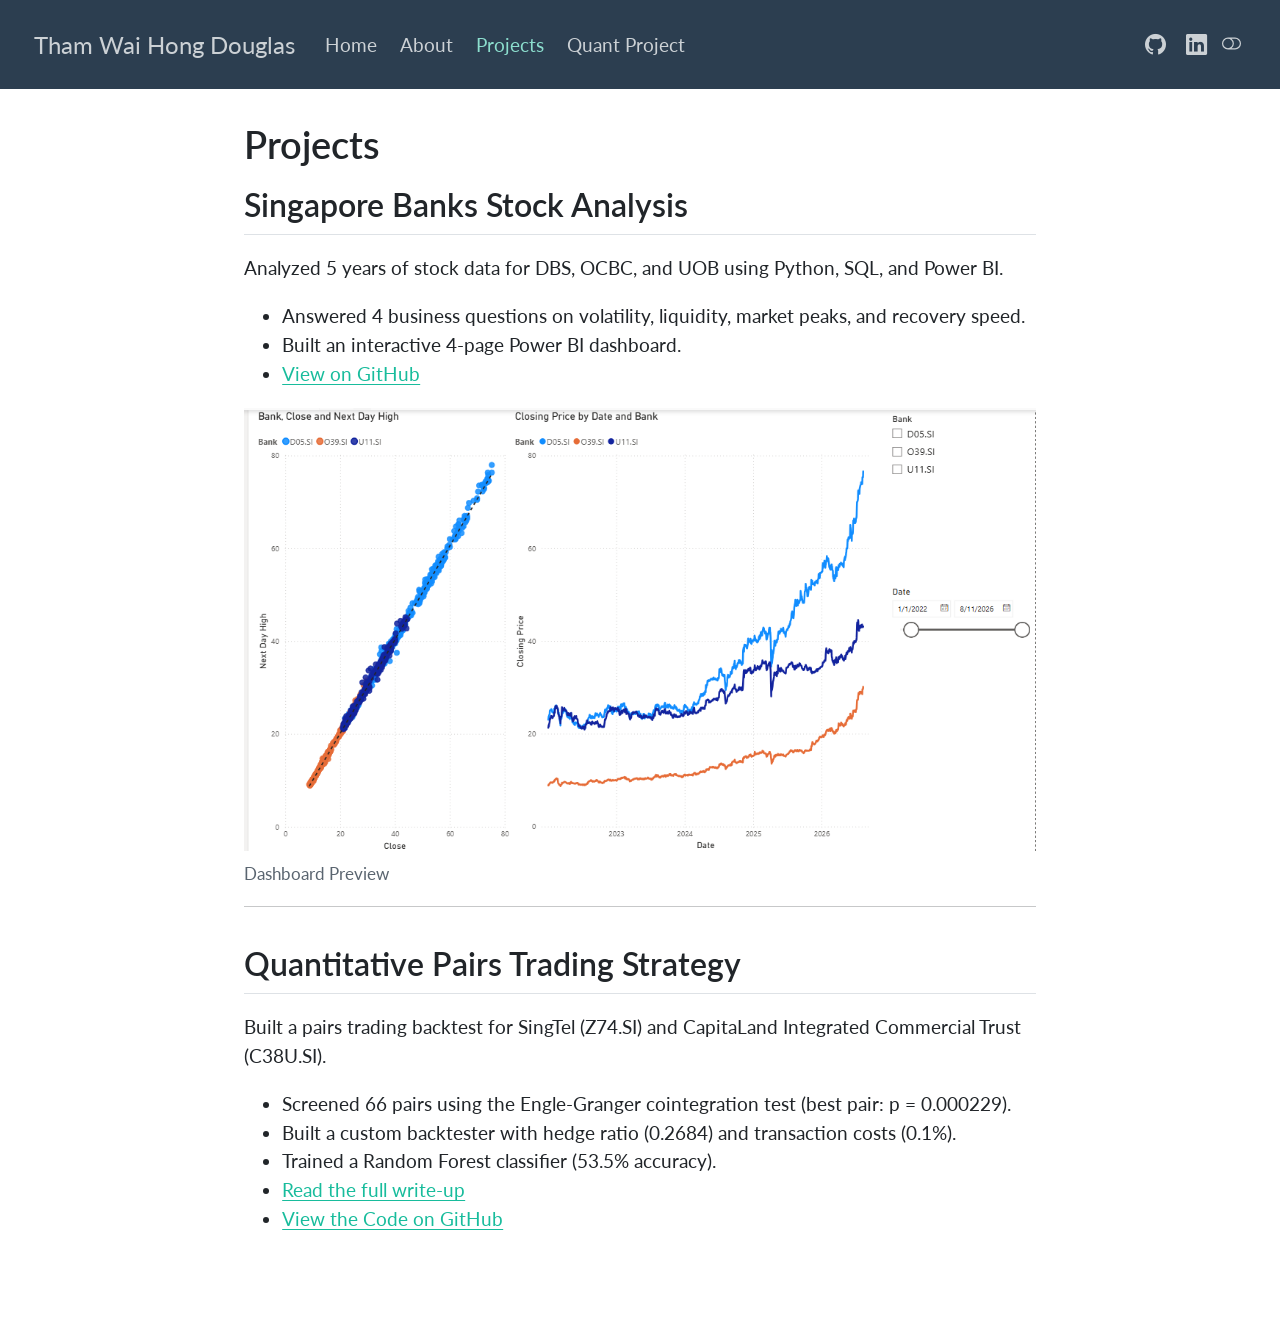
<file: projects.html>
<!DOCTYPE html>
<html xmlns="http://www.w3.org/1999/xhtml" lang="en" xml:lang="en"><head>

<meta charset="utf-8">
<meta name="generator" content="quarto-1.10.19">

<meta name="viewport" content="width=device-width, initial-scale=1.0, user-scalable=yes">


<title>Projects – Tham Wai Hong Douglas</title>
<style>
/* Default styles provided by pandoc.
** See https://pandoc.org/MANUAL.html#variables-for-html for config info.
*/
span.smallcaps{font-variant: small-caps;}
div.columns{display: flex; gap: 1.5em;}
div.column{flex: auto;}
@media screen {
div.columns{gap: min(4vw, 1.5em);}
div.column{overflow-x: auto;}
}
div.hanging-indent{margin-left: 1.5em; text-indent: -1.5em;}
ul.task-list{list-style: none;}
ul.task-list li input[type="checkbox"] {
  width: 0.8em;
  margin: 0 0.8em 0.2em -1em; /* quarto-specific, see https://github.com/quarto-dev/quarto-cli/issues/4556 */ 
  vertical-align: middle;
}
</style>


<script src="site_libs/quarto-nav/quarto-nav.js"></script>
<script src="site_libs/quarto-nav/headroom.min.js"></script>
<script src="site_libs/clipboard/clipboard.min.js"></script>
<script src="site_libs/quarto-html/quarto.js" type="module"></script>
<script src="site_libs/quarto-html/tabsets/tabsets.js" type="module"></script>
<script src="site_libs/quarto-html/popper.min.js"></script>
<script src="site_libs/quarto-html/tippy.umd.min.js"></script>
<script src="site_libs/quarto-html/anchor.min.js"></script>
<link href="site_libs/quarto-html/tippy.css" rel="stylesheet">
<link href="site_libs/quarto-html/quarto-syntax-highlighting-bf27225e3a48a9273f3daa8f8e829971.css" rel="stylesheet" class="quarto-color-scheme" id="quarto-text-highlighting-styles">
<link href="site_libs/quarto-html/quarto-syntax-highlighting-dark-b626d73c4c936ccc3cb08be7d45d1df6.css" rel="stylesheet" class="quarto-color-scheme quarto-color-alternate" id="quarto-text-highlighting-styles">
<link href="site_libs/quarto-html/quarto-syntax-highlighting-bf27225e3a48a9273f3daa8f8e829971.css" rel="stylesheet" class="quarto-color-scheme-extra" id="quarto-text-highlighting-styles">
<script src="site_libs/bootstrap/bootstrap.min.js"></script>
<link href="site_libs/bootstrap/bootstrap-icons.css" rel="stylesheet">
<link href="site_libs/bootstrap/bootstrap-473f7090e05801b12520f45d66cd560c.min.css" rel="stylesheet" append-hash="true" class="quarto-color-scheme" id="quarto-bootstrap" data-mode="light">
<link href="site_libs/bootstrap/bootstrap-dark-625b429a3ec828f4b56beff31ace679b.min.css" rel="stylesheet" append-hash="true" class="quarto-color-scheme quarto-color-alternate" id="quarto-bootstrap" data-mode="dark">
<link href="site_libs/bootstrap/bootstrap-473f7090e05801b12520f45d66cd560c.min.css" rel="stylesheet" append-hash="true" class="quarto-color-scheme-extra" id="quarto-bootstrap" data-mode="light">
<script id="quarto-search-options" type="application/json">{
  "language": {
    "search-no-results-text": "No results",
    "search-matching-documents-text": "matching documents",
    "search-copy-link-title": "Copy link to search",
    "search-hide-matches-text": "Hide additional matches",
    "search-more-match-text": "more match in this document",
    "search-more-matches-text": "more matches in this document",
    "search-clear-button-title": "Clear",
    "search-text-placeholder": "",
    "search-detached-cancel-button-title": "Cancel",
    "search-submit-button-title": "Submit",
    "search-label": "Search"
  }
}</script>


<link rel="stylesheet" href="styles.css">
</head>

<body class="nav-fixed fullcontent quarto-light"><script id="quarto-html-before-body" type="application/javascript">
    const toggleBodyColorMode = (bsSheetEl) => {
      const mode = bsSheetEl.getAttribute("data-mode");
      const bodyEl = window.document.querySelector("body");
      if (mode === "dark") {
        bodyEl.classList.add("quarto-dark");
        bodyEl.classList.remove("quarto-light");
      } else {
        bodyEl.classList.add("quarto-light");
        bodyEl.classList.remove("quarto-dark");
      }
    }
    const toggleBodyColorPrimary = () => {
      const bsSheetEl = window.document.querySelector("link#quarto-bootstrap:not([rel=disabled-stylesheet])");
      if (bsSheetEl) {
        toggleBodyColorMode(bsSheetEl);
      }
    }
    const setColorSchemeToggle = (alternate) => {
      const toggles = window.document.querySelectorAll('.quarto-color-scheme-toggle');
      for (let i=0; i < toggles.length; i++) {
        const toggle = toggles[i];
        if (toggle) {
          if (alternate) {
            toggle.classList.add("alternate");
          } else {
            toggle.classList.remove("alternate");
          }
        }
      }
    };
    const toggleColorMode = (alternate) => {
      // Switch the stylesheets
      const primaryStylesheets = window.document.querySelectorAll('link.quarto-color-scheme:not(.quarto-color-alternate)');
      const alternateStylesheets = window.document.querySelectorAll('link.quarto-color-scheme.quarto-color-alternate');
      manageTransitions('#quarto-margin-sidebar .nav-link', false);
      if (alternate) {
        // note: dark is layered on light, we don't disable primary!
        enableStylesheet(alternateStylesheets);
        for (const sheetNode of alternateStylesheets) {
          if (sheetNode.id === "quarto-bootstrap") {
            toggleBodyColorMode(sheetNode);
          }
        }
      } else {
        disableStylesheet(alternateStylesheets);
        enableStylesheet(primaryStylesheets)
        toggleBodyColorPrimary();
      }
      manageTransitions('#quarto-margin-sidebar .nav-link', true);
      // Switch the toggles
      setColorSchemeToggle(alternate)
      // Hack to workaround the fact that safari doesn't
      // properly recolor the scrollbar when toggling (#1455)
      if (navigator.userAgent.indexOf('Safari') > 0 && navigator.userAgent.indexOf('Chrome') == -1) {
        manageTransitions("body", false);
        window.scrollTo(0, 1);
        setTimeout(() => {
          window.scrollTo(0, 0);
          manageTransitions("body", true);
        }, 40);
      }
    }
    const disableStylesheet = (stylesheets) => {
      for (let i=0; i < stylesheets.length; i++) {
        const stylesheet = stylesheets[i];
        stylesheet.rel = 'disabled-stylesheet';
      }
    }
    const enableStylesheet = (stylesheets) => {
      for (let i=0; i < stylesheets.length; i++) {
        const stylesheet = stylesheets[i];
        if(stylesheet.rel !== 'stylesheet') { // for Chrome, which will still FOUC without this check
          stylesheet.rel = 'stylesheet';
        }
      }
    }
    const manageTransitions = (selector, allowTransitions) => {
      const els = window.document.querySelectorAll(selector);
      for (let i=0; i < els.length; i++) {
        const el = els[i];
        if (allowTransitions) {
          el.classList.remove('notransition');
        } else {
          el.classList.add('notransition');
        }
      }
    }
    const isFileUrl = () => {
      return window.location.protocol === 'file:';
    }
    const hasAlternateSentinel = () => {
      let styleSentinel = getColorSchemeSentinel();
      if (styleSentinel !== null) {
        return styleSentinel === "alternate";
      } else {
        return false;
      }
    }
    const setStyleSentinel = (alternate) => {
      const value = alternate ? "alternate" : "default";
      if (!isFileUrl()) {
        window.localStorage.setItem("quarto-color-scheme", value);
      } else {
        localAlternateSentinel = value;
      }
    }
    const getColorSchemeSentinel = () => {
      if (!isFileUrl()) {
        const storageValue = window.localStorage.getItem("quarto-color-scheme");
        return storageValue != null ? storageValue : localAlternateSentinel;
      } else {
        return localAlternateSentinel;
      }
    }
    const toggleGiscusIfUsed = (isAlternate, darkModeDefault) => {
      const baseTheme = document.querySelector('#giscus-base-theme')?.value ?? 'light';
      const alternateTheme = document.querySelector('#giscus-alt-theme')?.value ?? 'dark';
      let newTheme = '';
      if(authorPrefersDark) {
        newTheme = isAlternate ? baseTheme : alternateTheme;
      } else {
        newTheme = isAlternate ? alternateTheme : baseTheme;
      }
      const changeGiscusTheme = () => {
        // From: https://github.com/giscus/giscus/issues/336
        const sendMessage = (message) => {
          const iframe = document.querySelector('iframe.giscus-frame');
          if (!iframe) return;
          iframe.contentWindow.postMessage({ giscus: message }, 'https://giscus.app');
        }
        sendMessage({
          setConfig: {
            theme: newTheme
          }
        });
      }
      const isGiscussLoaded = window.document.querySelector('iframe.giscus-frame') !== null;
      if (isGiscussLoaded) {
        changeGiscusTheme();
      }
    };
    const authorPrefersDark = false;
    const darkModeDefault = authorPrefersDark;
      document.querySelector('link#quarto-text-highlighting-styles.quarto-color-scheme-extra').rel = 'disabled-stylesheet';
      document.querySelector('link#quarto-bootstrap.quarto-color-scheme-extra').rel = 'disabled-stylesheet';
    let localAlternateSentinel = darkModeDefault ? 'alternate' : 'default';
    // Dark / light mode switch
    window.quartoToggleColorScheme = () => {
      // Read the current dark / light value
      let toAlternate = !hasAlternateSentinel();
      toggleColorMode(toAlternate);
      setStyleSentinel(toAlternate);
      toggleGiscusIfUsed(toAlternate, darkModeDefault);
      window.dispatchEvent(new Event('resize'));
    };
    // Switch to dark mode if need be
    if (hasAlternateSentinel()) {
      toggleColorMode(true);
    } else {
      toggleColorMode(false);
    }
  </script>

<div id="quarto-search-results"></div>
  <header id="quarto-header" class="headroom fixed-top">
    <nav class="navbar navbar-expand-lg " data-bs-theme="dark">
      <div class="navbar-container container-fluid">
      <div class="navbar-brand-container mx-auto">
    <a class="navbar-brand" href="./index.html">
    <span class="navbar-title">Tham Wai Hong Douglas</span>
    </a>
  </div>
          <button class="navbar-toggler" type="button" data-bs-toggle="collapse" data-bs-target="#navbarCollapse" aria-controls="navbarCollapse" role="menu" aria-expanded="false" aria-label="Toggle navigation" onclick="if (window.quartoToggleHeadroom) { window.quartoToggleHeadroom(); }">
  <span class="navbar-toggler-icon"></span>
</button>
          <div class="collapse navbar-collapse" id="navbarCollapse">
            <ul class="navbar-nav navbar-nav-scroll me-auto">
  <li class="nav-item">
    <a class="nav-link" href="./index.html"> 
<span class="menu-text">Home</span></a>
  </li>  
  <li class="nav-item">
    <a class="nav-link" href="./about.html"> 
<span class="menu-text">About</span></a>
  </li>  
  <li class="nav-item">
    <a class="nav-link active" href="./projects.html" aria-current="page"> 
<span class="menu-text">Projects</span></a>
  </li>  
  <li class="nav-item">
    <a class="nav-link" href="./quant-project.html"> 
<span class="menu-text">Quant Project</span></a>
  </li>  
</ul>
            <ul class="navbar-nav navbar-nav-scroll ms-auto">
  <li class="nav-item compact">
    <a class="nav-link" href="http://github.com/Salguod310"> <i class="bi bi-github" role="img">
</i> 
<span class="menu-text"></span></a>
  </li>  
  <li class="nav-item compact">
    <a class="nav-link" href="http://linkedin.com/in/tham-wai-hong-douglas"> <i class="bi bi-linkedin" role="img">
</i> 
<span class="menu-text"></span></a>
  </li>  
</ul>
          </div> <!-- /navcollapse -->
            <div class="quarto-navbar-tools">
  <a href="" class="quarto-color-scheme-toggle quarto-navigation-tool  px-1" onclick="window.quartoToggleColorScheme(); return false;" title="Toggle dark mode"><i class="bi"></i></a>
</div>
      </div> <!-- /container-fluid -->
    </nav>
</header>
<!-- content -->
<div id="quarto-content" class="quarto-container page-columns page-rows-contents page-layout-article page-navbar">
<!-- sidebar -->
<!-- margin-sidebar -->
    
<!-- main -->
<main class="content" id="quarto-document-content">


<header id="title-block-header" class="quarto-title-block default">
<div class="quarto-title">
<h1 class="title">Projects</h1>
</div>



<div class="quarto-title-meta">

    
  
    
  </div>
  


</header>


<section id="singapore-banks-stock-analysis" class="level2">
<h2 class="anchored" data-anchor-id="singapore-banks-stock-analysis">Singapore Banks Stock Analysis</h2>
<p>Analyzed 5 years of stock data for DBS, OCBC, and UOB using Python, SQL, and Power BI.</p>
<ul>
<li>Answered 4 business questions on volatility, liquidity, market peaks, and recovery speed.</li>
<li>Built an interactive 4-page Power BI dashboard.</li>
<li><a href="https://github.com/Salguod310/singapore-banks-stock-analysis">View on GitHub</a></li>
</ul>
<div class="quarto-figure quarto-figure-center">
<figure class="figure">
<p><img src="dashboard_page2.png.png" class="img-fluid figure-img"></p>
<figcaption>Dashboard Preview</figcaption>
</figure>
</div>
<hr>
</section>
<section id="quantitative-pairs-trading-strategy" class="level2">
<h2 class="anchored" data-anchor-id="quantitative-pairs-trading-strategy">Quantitative Pairs Trading Strategy</h2>
<p>Built a pairs trading backtest for SingTel (Z74.SI) and CapitaLand Integrated Commercial Trust (C38U.SI).</p>
<ul>
<li>Screened 66 pairs using the Engle-Granger cointegration test (best pair: p = 0.000229).</li>
<li>Built a custom backtester with hedge ratio (0.2684) and transaction costs (0.1%).</li>
<li>Trained a Random Forest classifier (53.5% accuracy).</li>
<li><a href="./quant-project.html">Read the full write-up</a></li>
<li><a href="https://github.com/Salguod310/quant-pairs-trading">View the Code on GitHub</a></li>
</ul>


</section>

</main> <!-- /main -->
<script id="quarto-html-after-body" type="application/javascript">
  window.document.addEventListener("DOMContentLoaded", function (event) {
    // Ensure there is a toggle, if there isn't float one in the top right
    if (window.document.querySelector('.quarto-color-scheme-toggle') === null) {
      const a = window.document.createElement('a');
      a.classList.add('top-right');
      a.classList.add('quarto-color-scheme-toggle');
      a.href = "";
      a.onclick = function() { try { window.quartoToggleColorScheme(); } catch {} return false; };
      const i = window.document.createElement("i");
      i.classList.add('bi');
      a.appendChild(i);
      window.document.body.appendChild(a);
    }
    setColorSchemeToggle(hasAlternateSentinel())
    const icon = "";
    const anchorJS = new window.AnchorJS();
    anchorJS.options = {
      placement: 'right',
      icon: icon
    };
    anchorJS.add('.anchored');
    const isCodeAnnotation = (el) => {
      for (const clz of el.classList) {
        if (clz.startsWith('code-annotation-')) {                     
          return true;
        }
      }
      return false;
    }
    const onCopySuccess = function(e) {
      // button target
      const button = e.trigger;
      // don't keep focus
      button.blur();
      // flash "checked"
      button.classList.add('code-copy-button-checked');
      var currentTitle = button.getAttribute("title");
      button.setAttribute("title", "Copied!");
      let tooltip;
      if (window.bootstrap) {
        button.setAttribute("data-bs-toggle", "tooltip");
        button.setAttribute("data-bs-placement", "left");
        button.setAttribute("data-bs-title", "Copied!");
        tooltip = new bootstrap.Tooltip(button, 
          { trigger: "manual", 
            customClass: "code-copy-button-tooltip",
            offset: [0, -8]});
        tooltip.show();    
      }
      setTimeout(function() {
        if (tooltip) {
          tooltip.hide();
          button.removeAttribute("data-bs-title");
          button.removeAttribute("data-bs-toggle");
          button.removeAttribute("data-bs-placement");
        }
        button.setAttribute("title", currentTitle);
        button.classList.remove('code-copy-button-checked');
      }, 1000);
      // clear code selection
      e.clearSelection();
    }
    const getTextToCopy = function(trigger) {
      const outerScaffold = trigger.parentElement.cloneNode(true);
      const codeEl = outerScaffold.querySelector('code');
      for (const childEl of codeEl.children) {
        if (isCodeAnnotation(childEl)) {
          childEl.remove();
        }
      }
      return codeEl.innerText;
    }
    const clipboard = new window.ClipboardJS('.code-copy-button:not([data-in-quarto-modal])', {
      text: getTextToCopy
    });
    clipboard.on('success', onCopySuccess);
    if (window.document.getElementById('quarto-embedded-source-code-modal')) {
      const clipboardModal = new window.ClipboardJS('.code-copy-button[data-in-quarto-modal]', {
        text: getTextToCopy,
        container: window.document.getElementById('quarto-embedded-source-code-modal')
      });
      clipboardModal.on('success', onCopySuccess);
    }
      var localhostRegex = new RegExp(/^(?:http|https):\/\/localhost\:?[0-9]*\//);
      var mailtoRegex = new RegExp(/^mailto:/);
        var filterRegex = new RegExp("https:\/\/Salguod310\.github\.io\/");
      var isInternal = (href) => {
          return filterRegex.test(href) || localhostRegex.test(href) || mailtoRegex.test(href);
      }
      // Inspect non-navigation links and adorn them if external
     var links = window.document.querySelectorAll('a[href]:not(.nav-link):not(.navbar-brand):not(.toc-action):not(.sidebar-link):not(.sidebar-item-toggle):not(.pagination-link):not(.no-external):not([aria-hidden]):not(.dropdown-item):not(.quarto-navigation-tool):not(.about-link)');
      for (var i=0; i<links.length; i++) {
        const link = links[i];
        if (!isInternal(link.href)) {
          // undo the damage that might have been done by quarto-nav.js in the case of
          // links that we want to consider external
          if (link.dataset.originalHref !== undefined) {
            link.href = link.dataset.originalHref;
          }
        }
      }
    function tippyHover(el, contentFn, onTriggerFn, onUntriggerFn) {
      const config = {
        allowHTML: true,
        maxWidth: 500,
        delay: 100,
        arrow: false,
        appendTo: function(el) {
            return el.parentElement;
        },
        interactive: true,
        interactiveBorder: 10,
        theme: 'quarto',
        placement: 'bottom-start',
      };
      if (contentFn) {
        config.content = contentFn;
      }
      if (onTriggerFn) {
        config.onTrigger = onTriggerFn;
      }
      if (onUntriggerFn) {
        config.onUntrigger = onUntriggerFn;
      }
      window.tippy(el, config); 
    }
    const noterefs = window.document.querySelectorAll('a[role="doc-noteref"]');
    for (var i=0; i<noterefs.length; i++) {
      const ref = noterefs[i];
      tippyHover(ref, function() {
        // use id or data attribute instead here
        let href = ref.getAttribute('data-footnote-href') || ref.getAttribute('href');
        try { href = new URL(href).hash; } catch {}
        const id = href.replace(/^#\/?/, "");
        const note = window.document.getElementById(id);
        if (note) {
          return note.innerHTML;
        } else {
          return "";
        }
      });
    }
    const xrefs = window.document.querySelectorAll('a.quarto-xref');
    const processXRef = (id, note) => {
      // Strip column container classes
      const stripColumnClz = (el) => {
        el.classList.remove("page-full", "page-columns");
        if (el.children) {
          for (const child of el.children) {
            stripColumnClz(child);
          }
        }
      }
      stripColumnClz(note)
      if (id === null || id.startsWith('sec-')) {
        // Special case sections, only their first couple elements
        const container = document.createElement("div");
        if (note.children && note.children.length > 2) {
          container.appendChild(note.children[0].cloneNode(true));
          for (let i = 1; i < note.children.length; i++) {
            const child = note.children[i];
            if (child.tagName === "P" && child.innerText === "") {
              continue;
            } else {
              container.appendChild(child.cloneNode(true));
              break;
            }
          }
          if (window.Quarto?.typesetMath) {
            window.Quarto.typesetMath(container);
          }
          return container.innerHTML
        } else {
          if (window.Quarto?.typesetMath) {
            window.Quarto.typesetMath(note);
          }
          return note.innerHTML;
        }
      } else {
        // Remove any anchor links if they are present
        const anchorLink = note.querySelector('a.anchorjs-link');
        if (anchorLink) {
          anchorLink.remove();
        }
        if (window.Quarto?.typesetMath) {
          window.Quarto.typesetMath(note);
        }
        if (note.classList.contains("callout")) {
          return note.outerHTML;
        } else {
          return note.innerHTML;
        }
      }
    }
    for (var i=0; i<xrefs.length; i++) {
      const xref = xrefs[i];
      tippyHover(xref, undefined, function(instance) {
        instance.disable();
        let url = xref.getAttribute('href');
        let hash = undefined; 
        if (url.startsWith('#')) {
          hash = url;
        } else {
          try { hash = new URL(url).hash; } catch {}
        }
        if (hash) {
          const id = hash.replace(/^#\/?/, "");
          const note = window.document.getElementById(id);
          if (note !== null) {
            try {
              const html = processXRef(id, note.cloneNode(true));
              instance.setContent(html);
            } finally {
              instance.enable();
              instance.show();
            }
          } else {
            // See if we can fetch this
            fetch(url.split('#')[0])
            .then(res => res.text())
            .then(html => {
              const parser = new DOMParser();
              const htmlDoc = parser.parseFromString(html, "text/html");
              const note = htmlDoc.getElementById(id);
              if (note !== null) {
                const html = processXRef(id, note);
                instance.setContent(html);
              } 
            }).finally(() => {
              instance.enable();
              instance.show();
            });
          }
        } else {
          // See if we can fetch a full url (with no hash to target)
          // This is a special case and we should probably do some content thinning / targeting
          fetch(url)
          .then(res => res.text())
          .then(html => {
            const parser = new DOMParser();
            const htmlDoc = parser.parseFromString(html, "text/html");
            const note = htmlDoc.querySelector('main.content');
            if (note !== null) {
              // This should only happen for chapter cross references
              // (since there is no id in the URL)
              // remove the first header
              if (note.children.length > 0 && note.children[0].tagName === "HEADER") {
                note.children[0].remove();
              }
              const html = processXRef(null, note);
              instance.setContent(html);
            } 
          }).finally(() => {
            instance.enable();
            instance.show();
          });
        }
      }, function(instance) {
      });
    }
        let selectedAnnoteEl;
        const selectorForAnnotation = ( cell, annotation) => {
          let cellAttr = 'data-code-cell="' + cell + '"';
          let lineAttr = 'data-code-annotation="' +  annotation + '"';
          const selector = 'span[' + cellAttr + '][' + lineAttr + ']';
          return selector;
        }
        const selectCodeLines = (annoteEl) => {
          const doc = window.document;
          const targetCell = annoteEl.getAttribute("data-target-cell");
          const targetAnnotation = annoteEl.getAttribute("data-target-annotation");
          const annoteSpan = window.document.querySelector(selectorForAnnotation(targetCell, targetAnnotation));
          const lines = annoteSpan.getAttribute("data-code-lines").split(",");
          const lineIds = lines.map((line) => {
            return targetCell + "-" + line;
          })
          let top = null;
          let height = null;
          let parent = null;
          if (lineIds.length > 0) {
              //compute the position of the single el (top and bottom and make a div)
              const el = window.document.getElementById(lineIds[0]);
              top = el.offsetTop;
              height = el.offsetHeight;
              parent = el.parentElement.parentElement;
            if (lineIds.length > 1) {
              const lastEl = window.document.getElementById(lineIds[lineIds.length - 1]);
              const bottom = lastEl.offsetTop + lastEl.offsetHeight;
              height = bottom - top;
            }
            if (top !== null && height !== null && parent !== null) {
              // cook up a div (if necessary) and position it 
              let div = window.document.getElementById("code-annotation-line-highlight");
              if (div === null) {
                div = window.document.createElement("div");
                div.setAttribute("id", "code-annotation-line-highlight");
                div.style.position = 'absolute';
                parent.appendChild(div);
              }
              div.style.top = top - 2 + "px";
              div.style.height = height + 4 + "px";
              div.style.left = 0;
              let gutterDiv = window.document.getElementById("code-annotation-line-highlight-gutter");
              if (gutterDiv === null) {
                gutterDiv = window.document.createElement("div");
                gutterDiv.setAttribute("id", "code-annotation-line-highlight-gutter");
                gutterDiv.style.position = 'absolute';
                const codeCell = window.document.getElementById(targetCell);
                const gutter = codeCell.querySelector('.code-annotation-gutter');
                gutter.appendChild(gutterDiv);
              }
              gutterDiv.style.top = top - 2 + "px";
              gutterDiv.style.height = height + 4 + "px";
            }
            selectedAnnoteEl = annoteEl;
          }
        };
        const unselectCodeLines = () => {
          const elementsIds = ["code-annotation-line-highlight", "code-annotation-line-highlight-gutter"];
          elementsIds.forEach((elId) => {
            const div = window.document.getElementById(elId);
            if (div) {
              div.remove();
            }
          });
          selectedAnnoteEl = undefined;
        };
          // Handle positioning of the toggle
      window.addEventListener(
        "resize",
        throttle(() => {
          elRect = undefined;
          if (selectedAnnoteEl) {
            selectCodeLines(selectedAnnoteEl);
          }
        }, 10)
      );
      function throttle(fn, ms) {
      let throttle = false;
      let timer;
        return (...args) => {
          if(!throttle) { // first call gets through
              fn.apply(this, args);
              throttle = true;
          } else { // all the others get throttled
              if(timer) clearTimeout(timer); // cancel #2
              timer = setTimeout(() => {
                fn.apply(this, args);
                timer = throttle = false;
              }, ms);
          }
        };
      }
        // Attach click handler to the DT
        const annoteDls = window.document.querySelectorAll('dt[data-target-cell]');
        for (const annoteDlNode of annoteDls) {
          annoteDlNode.addEventListener('click', (event) => {
            const clickedEl = event.target;
            if (clickedEl !== selectedAnnoteEl) {
              unselectCodeLines();
              const activeEl = window.document.querySelector('dt[data-target-cell].code-annotation-active');
              if (activeEl) {
                activeEl.classList.remove('code-annotation-active');
              }
              selectCodeLines(clickedEl);
              clickedEl.classList.add('code-annotation-active');
            } else {
              // Unselect the line
              unselectCodeLines();
              clickedEl.classList.remove('code-annotation-active');
            }
          });
        }
    const findCites = (el) => {
      const parentEl = el.parentElement;
      if (parentEl) {
        const cites = parentEl.dataset.cites;
        if (cites) {
          return {
            el,
            cites: cites.split(' ')
          };
        } else {
          return findCites(el.parentElement)
        }
      } else {
        return undefined;
      }
    };
    var bibliorefs = window.document.querySelectorAll('a[role="doc-biblioref"]');
    for (var i=0; i<bibliorefs.length; i++) {
      const ref = bibliorefs[i];
      const citeInfo = findCites(ref);
      if (citeInfo) {
        tippyHover(citeInfo.el, function() {
          var popup = window.document.createElement('div');
          citeInfo.cites.forEach(function(cite) {
            var citeDiv = window.document.createElement('div');
            citeDiv.classList.add('hanging-indent');
            citeDiv.classList.add('csl-entry');
            var biblioDiv = window.document.getElementById('ref-' + cite);
            if (biblioDiv) {
              citeDiv.innerHTML = biblioDiv.innerHTML;
            }
            popup.appendChild(citeDiv);
          });
          return popup.innerHTML;
        });
      }
    }
  });
  </script>
</div> <!-- /content -->




</body></html>
</file>
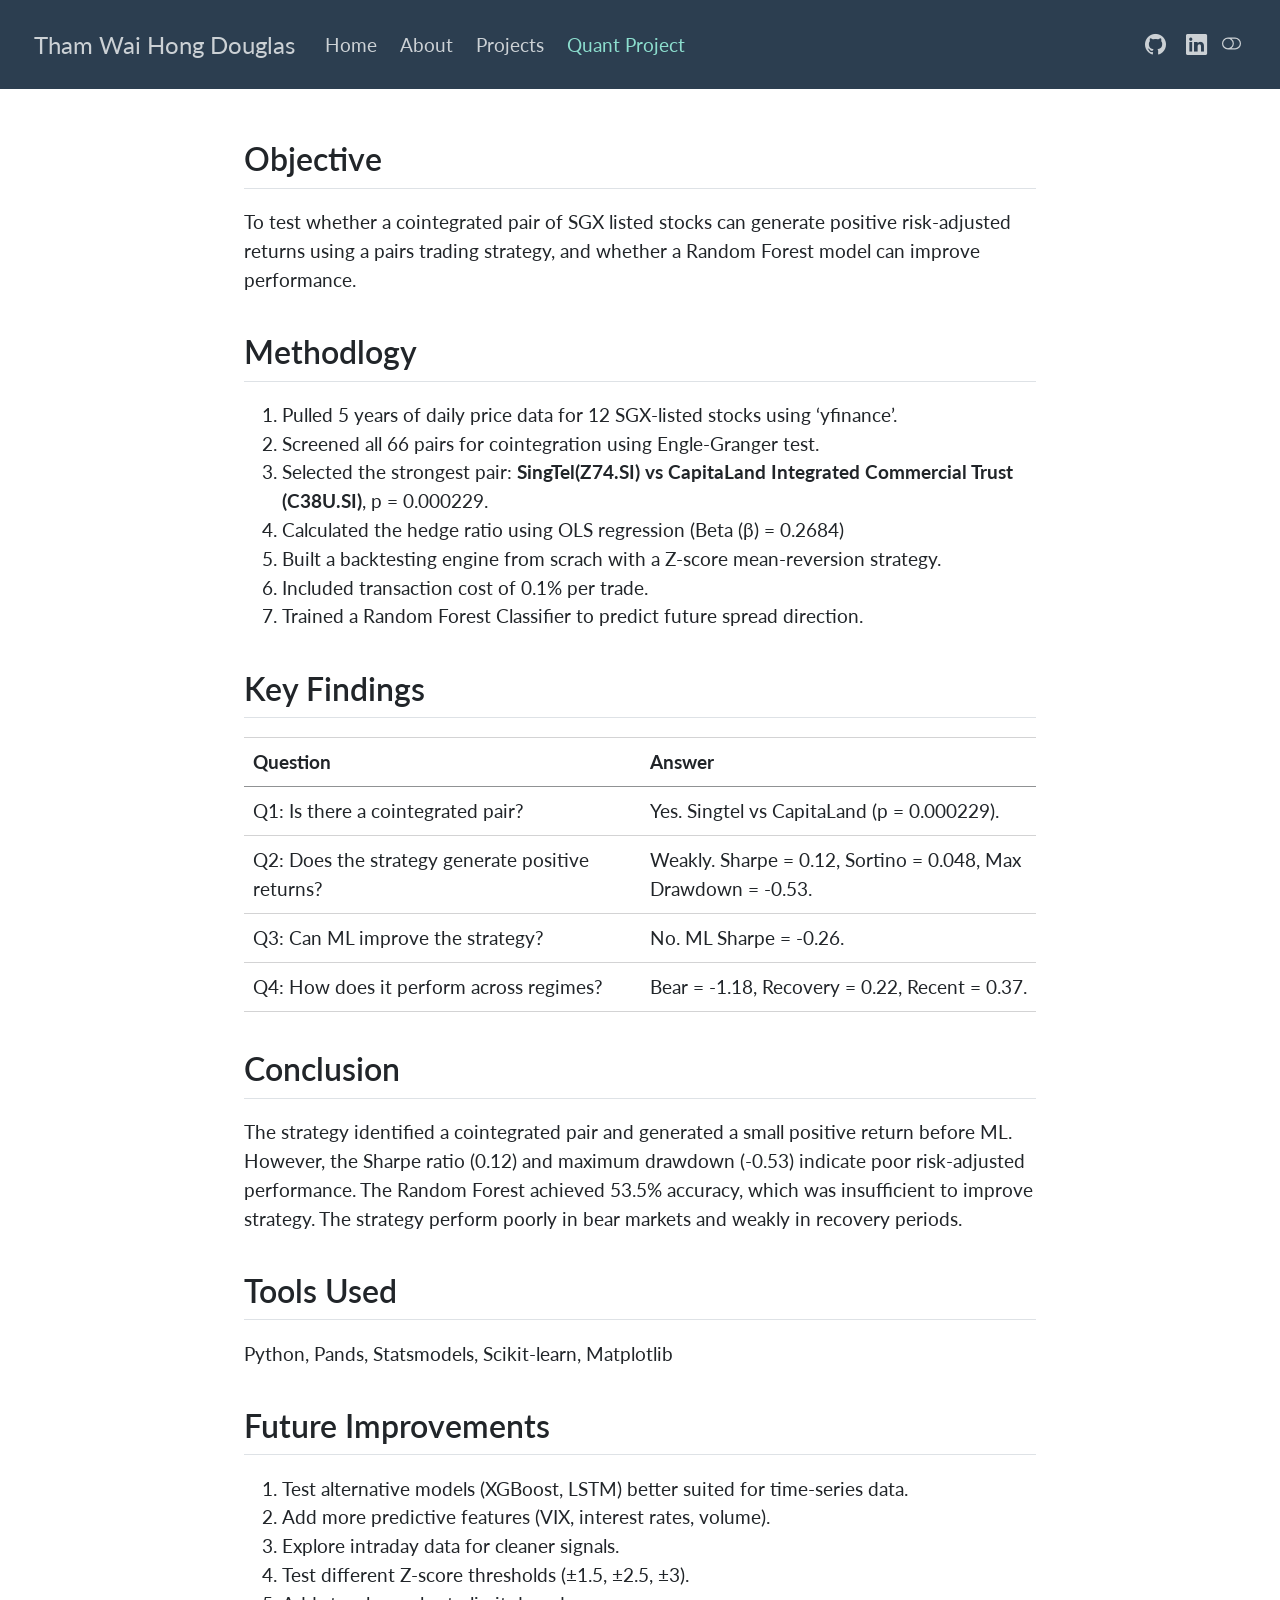
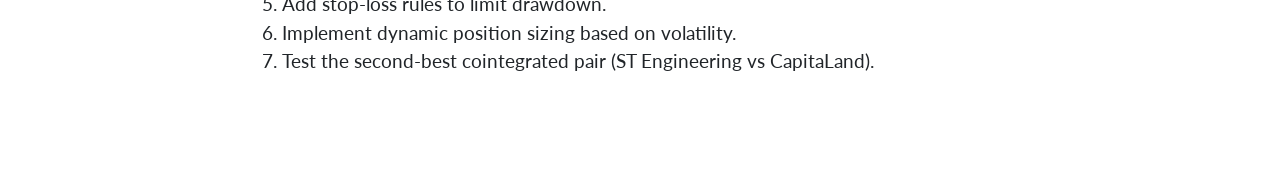
<file: quant-project.html>
<!DOCTYPE html>
<html xmlns="http://www.w3.org/1999/xhtml" lang="en" xml:lang="en"><head>

<meta charset="utf-8">
<meta name="generator" content="quarto-1.10.19">

<meta name="viewport" content="width=device-width, initial-scale=1.0, user-scalable=yes">


<title>quant-project – Tham Wai Hong Douglas</title>
<style>
/* Default styles provided by pandoc.
** See https://pandoc.org/MANUAL.html#variables-for-html for config info.
*/
span.smallcaps{font-variant: small-caps;}
div.columns{display: flex; gap: 1.5em;}
div.column{flex: auto;}
@media screen {
div.columns{gap: min(4vw, 1.5em);}
div.column{overflow-x: auto;}
}
div.hanging-indent{margin-left: 1.5em; text-indent: -1.5em;}
ul.task-list{list-style: none;}
ul.task-list li input[type="checkbox"] {
  width: 0.8em;
  margin: 0 0.8em 0.2em -1em; /* quarto-specific, see https://github.com/quarto-dev/quarto-cli/issues/4556 */ 
  vertical-align: middle;
}
</style>


<script src="site_libs/quarto-nav/quarto-nav.js"></script>
<script src="site_libs/quarto-nav/headroom.min.js"></script>
<script src="site_libs/clipboard/clipboard.min.js"></script>
<script src="site_libs/quarto-html/quarto.js" type="module"></script>
<script src="site_libs/quarto-html/tabsets/tabsets.js" type="module"></script>
<script src="site_libs/quarto-html/popper.min.js"></script>
<script src="site_libs/quarto-html/tippy.umd.min.js"></script>
<script src="site_libs/quarto-html/anchor.min.js"></script>
<link href="site_libs/quarto-html/tippy.css" rel="stylesheet">
<link href="site_libs/quarto-html/quarto-syntax-highlighting-bf27225e3a48a9273f3daa8f8e829971.css" rel="stylesheet" class="quarto-color-scheme" id="quarto-text-highlighting-styles">
<link href="site_libs/quarto-html/quarto-syntax-highlighting-dark-b626d73c4c936ccc3cb08be7d45d1df6.css" rel="stylesheet" class="quarto-color-scheme quarto-color-alternate" id="quarto-text-highlighting-styles">
<link href="site_libs/quarto-html/quarto-syntax-highlighting-bf27225e3a48a9273f3daa8f8e829971.css" rel="stylesheet" class="quarto-color-scheme-extra" id="quarto-text-highlighting-styles">
<script src="site_libs/bootstrap/bootstrap.min.js"></script>
<link href="site_libs/bootstrap/bootstrap-icons.css" rel="stylesheet">
<link href="site_libs/bootstrap/bootstrap-473f7090e05801b12520f45d66cd560c.min.css" rel="stylesheet" append-hash="true" class="quarto-color-scheme" id="quarto-bootstrap" data-mode="light">
<link href="site_libs/bootstrap/bootstrap-dark-625b429a3ec828f4b56beff31ace679b.min.css" rel="stylesheet" append-hash="true" class="quarto-color-scheme quarto-color-alternate" id="quarto-bootstrap" data-mode="dark">
<link href="site_libs/bootstrap/bootstrap-473f7090e05801b12520f45d66cd560c.min.css" rel="stylesheet" append-hash="true" class="quarto-color-scheme-extra" id="quarto-bootstrap" data-mode="light">
<script id="quarto-search-options" type="application/json">{
  "language": {
    "search-no-results-text": "No results",
    "search-matching-documents-text": "matching documents",
    "search-copy-link-title": "Copy link to search",
    "search-hide-matches-text": "Hide additional matches",
    "search-more-match-text": "more match in this document",
    "search-more-matches-text": "more matches in this document",
    "search-clear-button-title": "Clear",
    "search-text-placeholder": "",
    "search-detached-cancel-button-title": "Cancel",
    "search-submit-button-title": "Submit",
    "search-label": "Search"
  }
}</script>


<link rel="stylesheet" href="styles.css">
</head>

<body class="nav-fixed fullcontent quarto-light"><script id="quarto-html-before-body" type="application/javascript">
    const toggleBodyColorMode = (bsSheetEl) => {
      const mode = bsSheetEl.getAttribute("data-mode");
      const bodyEl = window.document.querySelector("body");
      if (mode === "dark") {
        bodyEl.classList.add("quarto-dark");
        bodyEl.classList.remove("quarto-light");
      } else {
        bodyEl.classList.add("quarto-light");
        bodyEl.classList.remove("quarto-dark");
      }
    }
    const toggleBodyColorPrimary = () => {
      const bsSheetEl = window.document.querySelector("link#quarto-bootstrap:not([rel=disabled-stylesheet])");
      if (bsSheetEl) {
        toggleBodyColorMode(bsSheetEl);
      }
    }
    const setColorSchemeToggle = (alternate) => {
      const toggles = window.document.querySelectorAll('.quarto-color-scheme-toggle');
      for (let i=0; i < toggles.length; i++) {
        const toggle = toggles[i];
        if (toggle) {
          if (alternate) {
            toggle.classList.add("alternate");
          } else {
            toggle.classList.remove("alternate");
          }
        }
      }
    };
    const toggleColorMode = (alternate) => {
      // Switch the stylesheets
      const primaryStylesheets = window.document.querySelectorAll('link.quarto-color-scheme:not(.quarto-color-alternate)');
      const alternateStylesheets = window.document.querySelectorAll('link.quarto-color-scheme.quarto-color-alternate');
      manageTransitions('#quarto-margin-sidebar .nav-link', false);
      if (alternate) {
        // note: dark is layered on light, we don't disable primary!
        enableStylesheet(alternateStylesheets);
        for (const sheetNode of alternateStylesheets) {
          if (sheetNode.id === "quarto-bootstrap") {
            toggleBodyColorMode(sheetNode);
          }
        }
      } else {
        disableStylesheet(alternateStylesheets);
        enableStylesheet(primaryStylesheets)
        toggleBodyColorPrimary();
      }
      manageTransitions('#quarto-margin-sidebar .nav-link', true);
      // Switch the toggles
      setColorSchemeToggle(alternate)
      // Hack to workaround the fact that safari doesn't
      // properly recolor the scrollbar when toggling (#1455)
      if (navigator.userAgent.indexOf('Safari') > 0 && navigator.userAgent.indexOf('Chrome') == -1) {
        manageTransitions("body", false);
        window.scrollTo(0, 1);
        setTimeout(() => {
          window.scrollTo(0, 0);
          manageTransitions("body", true);
        }, 40);
      }
    }
    const disableStylesheet = (stylesheets) => {
      for (let i=0; i < stylesheets.length; i++) {
        const stylesheet = stylesheets[i];
        stylesheet.rel = 'disabled-stylesheet';
      }
    }
    const enableStylesheet = (stylesheets) => {
      for (let i=0; i < stylesheets.length; i++) {
        const stylesheet = stylesheets[i];
        if(stylesheet.rel !== 'stylesheet') { // for Chrome, which will still FOUC without this check
          stylesheet.rel = 'stylesheet';
        }
      }
    }
    const manageTransitions = (selector, allowTransitions) => {
      const els = window.document.querySelectorAll(selector);
      for (let i=0; i < els.length; i++) {
        const el = els[i];
        if (allowTransitions) {
          el.classList.remove('notransition');
        } else {
          el.classList.add('notransition');
        }
      }
    }
    const isFileUrl = () => {
      return window.location.protocol === 'file:';
    }
    const hasAlternateSentinel = () => {
      let styleSentinel = getColorSchemeSentinel();
      if (styleSentinel !== null) {
        return styleSentinel === "alternate";
      } else {
        return false;
      }
    }
    const setStyleSentinel = (alternate) => {
      const value = alternate ? "alternate" : "default";
      if (!isFileUrl()) {
        window.localStorage.setItem("quarto-color-scheme", value);
      } else {
        localAlternateSentinel = value;
      }
    }
    const getColorSchemeSentinel = () => {
      if (!isFileUrl()) {
        const storageValue = window.localStorage.getItem("quarto-color-scheme");
        return storageValue != null ? storageValue : localAlternateSentinel;
      } else {
        return localAlternateSentinel;
      }
    }
    const toggleGiscusIfUsed = (isAlternate, darkModeDefault) => {
      const baseTheme = document.querySelector('#giscus-base-theme')?.value ?? 'light';
      const alternateTheme = document.querySelector('#giscus-alt-theme')?.value ?? 'dark';
      let newTheme = '';
      if(authorPrefersDark) {
        newTheme = isAlternate ? baseTheme : alternateTheme;
      } else {
        newTheme = isAlternate ? alternateTheme : baseTheme;
      }
      const changeGiscusTheme = () => {
        // From: https://github.com/giscus/giscus/issues/336
        const sendMessage = (message) => {
          const iframe = document.querySelector('iframe.giscus-frame');
          if (!iframe) return;
          iframe.contentWindow.postMessage({ giscus: message }, 'https://giscus.app');
        }
        sendMessage({
          setConfig: {
            theme: newTheme
          }
        });
      }
      const isGiscussLoaded = window.document.querySelector('iframe.giscus-frame') !== null;
      if (isGiscussLoaded) {
        changeGiscusTheme();
      }
    };
    const authorPrefersDark = false;
    const darkModeDefault = authorPrefersDark;
      document.querySelector('link#quarto-text-highlighting-styles.quarto-color-scheme-extra').rel = 'disabled-stylesheet';
      document.querySelector('link#quarto-bootstrap.quarto-color-scheme-extra').rel = 'disabled-stylesheet';
    let localAlternateSentinel = darkModeDefault ? 'alternate' : 'default';
    // Dark / light mode switch
    window.quartoToggleColorScheme = () => {
      // Read the current dark / light value
      let toAlternate = !hasAlternateSentinel();
      toggleColorMode(toAlternate);
      setStyleSentinel(toAlternate);
      toggleGiscusIfUsed(toAlternate, darkModeDefault);
      window.dispatchEvent(new Event('resize'));
    };
    // Switch to dark mode if need be
    if (hasAlternateSentinel()) {
      toggleColorMode(true);
    } else {
      toggleColorMode(false);
    }
  </script>

<div id="quarto-search-results"></div>
  <header id="quarto-header" class="headroom fixed-top">
    <nav class="navbar navbar-expand-lg " data-bs-theme="dark">
      <div class="navbar-container container-fluid">
      <div class="navbar-brand-container mx-auto">
    <a class="navbar-brand" href="./index.html">
    <span class="navbar-title">Tham Wai Hong Douglas</span>
    </a>
  </div>
          <button class="navbar-toggler" type="button" data-bs-toggle="collapse" data-bs-target="#navbarCollapse" aria-controls="navbarCollapse" role="menu" aria-expanded="false" aria-label="Toggle navigation" onclick="if (window.quartoToggleHeadroom) { window.quartoToggleHeadroom(); }">
  <span class="navbar-toggler-icon"></span>
</button>
          <div class="collapse navbar-collapse" id="navbarCollapse">
            <ul class="navbar-nav navbar-nav-scroll me-auto">
  <li class="nav-item">
    <a class="nav-link" href="./index.html"> 
<span class="menu-text">Home</span></a>
  </li>  
  <li class="nav-item">
    <a class="nav-link" href="./about.html"> 
<span class="menu-text">About</span></a>
  </li>  
  <li class="nav-item">
    <a class="nav-link" href="./projects.html"> 
<span class="menu-text">Projects</span></a>
  </li>  
  <li class="nav-item">
    <a class="nav-link active" href="./quant-project.html" aria-current="page"> 
<span class="menu-text">Quant Project</span></a>
  </li>  
</ul>
            <ul class="navbar-nav navbar-nav-scroll ms-auto">
  <li class="nav-item compact">
    <a class="nav-link" href="http://github.com/Salguod310"> <i class="bi bi-github" role="img">
</i> 
<span class="menu-text"></span></a>
  </li>  
  <li class="nav-item compact">
    <a class="nav-link" href="http://linkedin.com/in/tham-wai-hong-douglas"> <i class="bi bi-linkedin" role="img">
</i> 
<span class="menu-text"></span></a>
  </li>  
</ul>
          </div> <!-- /navcollapse -->
            <div class="quarto-navbar-tools">
  <a href="" class="quarto-color-scheme-toggle quarto-navigation-tool  px-1" onclick="window.quartoToggleColorScheme(); return false;" title="Toggle dark mode"><i class="bi"></i></a>
</div>
      </div> <!-- /container-fluid -->
    </nav>
</header>
<!-- content -->
<div id="quarto-content" class="quarto-container page-columns page-rows-contents page-layout-article page-navbar">
<!-- sidebar -->
<!-- margin-sidebar -->
    
<!-- main -->
<main class="content" id="quarto-document-content"><header id="title-block-header" class="quarto-title-block"></header>





<section id="objective" class="level2">
<h2 class="anchored" data-anchor-id="objective">Objective</h2>
<p>To test whether a cointegrated pair of SGX listed stocks can generate positive risk-adjusted returns using a pairs trading strategy, and whether a Random Forest model can improve performance.</p>
</section>
<section id="methodlogy" class="level2">
<h2 class="anchored" data-anchor-id="methodlogy">Methodlogy</h2>
<ol type="1">
<li>Pulled 5 years of daily price data for 12 SGX-listed stocks using ‘yfinance’.</li>
<li>Screened all 66 pairs for cointegration using Engle-Granger test.</li>
<li>Selected the strongest pair: <strong>SingTel(Z74.SI) vs CapitaLand Integrated Commercial Trust (C38U.SI)</strong>, p = 0.000229.</li>
<li>Calculated the hedge ratio using OLS regression (Beta (β) = 0.2684)</li>
<li>Built a backtesting engine from scrach with a Z-score mean-reversion strategy.</li>
<li>Included transaction cost of 0.1% per trade.</li>
<li>Trained a Random Forest Classifier to predict future spread direction.</li>
</ol>
</section>
<section id="key-findings" class="level2">
<h2 class="anchored" data-anchor-id="key-findings">Key Findings</h2>
<table class="caption-top table">
<colgroup>
<col style="width: 50%">
<col style="width: 50%">
</colgroup>
<thead>
<tr class="header">
<th style="text-align: left;">Question</th>
<th style="text-align: left;">Answer</th>
</tr>
</thead>
<tbody>
<tr class="odd">
<td style="text-align: left;">Q1: Is there a cointegrated pair?</td>
<td style="text-align: left;">Yes. Singtel vs CapitaLand (p = 0.000229).</td>
</tr>
<tr class="even">
<td style="text-align: left;">Q2: Does the strategy generate positive returns?</td>
<td style="text-align: left;">Weakly. Sharpe = 0.12, Sortino = 0.048, Max Drawdown = -0.53.</td>
</tr>
<tr class="odd">
<td style="text-align: left;">Q3: Can ML improve the strategy?</td>
<td style="text-align: left;">No.&nbsp;ML Sharpe = -0.26.</td>
</tr>
<tr class="even">
<td style="text-align: left;">Q4: How does it perform across regimes?</td>
<td style="text-align: left;">Bear = -1.18, Recovery = 0.22, Recent = 0.37.</td>
</tr>
</tbody>
</table>
</section>
<section id="conclusion" class="level2">
<h2 class="anchored" data-anchor-id="conclusion">Conclusion</h2>
<p>The strategy identified a cointegrated pair and generated a small positive return before ML. However, the Sharpe ratio (0.12) and maximum drawdown (-0.53) indicate poor risk-adjusted performance. The Random Forest achieved 53.5% accuracy, which was insufficient to improve strategy. The strategy perform poorly in bear markets and weakly in recovery periods.</p>
</section>
<section id="tools-used" class="level2">
<h2 class="anchored" data-anchor-id="tools-used">Tools Used</h2>
<p>Python, Pands, Statsmodels, Scikit-learn, Matplotlib</p>
</section>
<section id="future-improvements" class="level2">
<h2 class="anchored" data-anchor-id="future-improvements">Future Improvements</h2>
<ol type="1">
<li>Test alternative models (XGBoost, LSTM) better suited for time-series data.</li>
<li>Add more predictive features (VIX, interest rates, volume).</li>
<li>Explore intraday data for cleaner signals.</li>
<li>Test different Z-score thresholds (±1.5, ±2.5, ±3).</li>
<li>Add stop-loss rules to limit drawdown.</li>
<li>Implement dynamic position sizing based on volatility.</li>
<li>Test the second-best cointegrated pair (ST Engineering vs CapitaLand).</li>
</ol>


</section>

</main> <!-- /main -->
<script id="quarto-html-after-body" type="application/javascript">
  window.document.addEventListener("DOMContentLoaded", function (event) {
    // Ensure there is a toggle, if there isn't float one in the top right
    if (window.document.querySelector('.quarto-color-scheme-toggle') === null) {
      const a = window.document.createElement('a');
      a.classList.add('top-right');
      a.classList.add('quarto-color-scheme-toggle');
      a.href = "";
      a.onclick = function() { try { window.quartoToggleColorScheme(); } catch {} return false; };
      const i = window.document.createElement("i");
      i.classList.add('bi');
      a.appendChild(i);
      window.document.body.appendChild(a);
    }
    setColorSchemeToggle(hasAlternateSentinel())
    const icon = "";
    const anchorJS = new window.AnchorJS();
    anchorJS.options = {
      placement: 'right',
      icon: icon
    };
    anchorJS.add('.anchored');
    const isCodeAnnotation = (el) => {
      for (const clz of el.classList) {
        if (clz.startsWith('code-annotation-')) {                     
          return true;
        }
      }
      return false;
    }
    const onCopySuccess = function(e) {
      // button target
      const button = e.trigger;
      // don't keep focus
      button.blur();
      // flash "checked"
      button.classList.add('code-copy-button-checked');
      var currentTitle = button.getAttribute("title");
      button.setAttribute("title", "Copied!");
      let tooltip;
      if (window.bootstrap) {
        button.setAttribute("data-bs-toggle", "tooltip");
        button.setAttribute("data-bs-placement", "left");
        button.setAttribute("data-bs-title", "Copied!");
        tooltip = new bootstrap.Tooltip(button, 
          { trigger: "manual", 
            customClass: "code-copy-button-tooltip",
            offset: [0, -8]});
        tooltip.show();    
      }
      setTimeout(function() {
        if (tooltip) {
          tooltip.hide();
          button.removeAttribute("data-bs-title");
          button.removeAttribute("data-bs-toggle");
          button.removeAttribute("data-bs-placement");
        }
        button.setAttribute("title", currentTitle);
        button.classList.remove('code-copy-button-checked');
      }, 1000);
      // clear code selection
      e.clearSelection();
    }
    const getTextToCopy = function(trigger) {
      const outerScaffold = trigger.parentElement.cloneNode(true);
      const codeEl = outerScaffold.querySelector('code');
      for (const childEl of codeEl.children) {
        if (isCodeAnnotation(childEl)) {
          childEl.remove();
        }
      }
      return codeEl.innerText;
    }
    const clipboard = new window.ClipboardJS('.code-copy-button:not([data-in-quarto-modal])', {
      text: getTextToCopy
    });
    clipboard.on('success', onCopySuccess);
    if (window.document.getElementById('quarto-embedded-source-code-modal')) {
      const clipboardModal = new window.ClipboardJS('.code-copy-button[data-in-quarto-modal]', {
        text: getTextToCopy,
        container: window.document.getElementById('quarto-embedded-source-code-modal')
      });
      clipboardModal.on('success', onCopySuccess);
    }
      var localhostRegex = new RegExp(/^(?:http|https):\/\/localhost\:?[0-9]*\//);
      var mailtoRegex = new RegExp(/^mailto:/);
        var filterRegex = new RegExp("https:\/\/Salguod310\.github\.io\/");
      var isInternal = (href) => {
          return filterRegex.test(href) || localhostRegex.test(href) || mailtoRegex.test(href);
      }
      // Inspect non-navigation links and adorn them if external
     var links = window.document.querySelectorAll('a[href]:not(.nav-link):not(.navbar-brand):not(.toc-action):not(.sidebar-link):not(.sidebar-item-toggle):not(.pagination-link):not(.no-external):not([aria-hidden]):not(.dropdown-item):not(.quarto-navigation-tool):not(.about-link)');
      for (var i=0; i<links.length; i++) {
        const link = links[i];
        if (!isInternal(link.href)) {
          // undo the damage that might have been done by quarto-nav.js in the case of
          // links that we want to consider external
          if (link.dataset.originalHref !== undefined) {
            link.href = link.dataset.originalHref;
          }
        }
      }
    function tippyHover(el, contentFn, onTriggerFn, onUntriggerFn) {
      const config = {
        allowHTML: true,
        maxWidth: 500,
        delay: 100,
        arrow: false,
        appendTo: function(el) {
            return el.parentElement;
        },
        interactive: true,
        interactiveBorder: 10,
        theme: 'quarto',
        placement: 'bottom-start',
      };
      if (contentFn) {
        config.content = contentFn;
      }
      if (onTriggerFn) {
        config.onTrigger = onTriggerFn;
      }
      if (onUntriggerFn) {
        config.onUntrigger = onUntriggerFn;
      }
      window.tippy(el, config); 
    }
    const noterefs = window.document.querySelectorAll('a[role="doc-noteref"]');
    for (var i=0; i<noterefs.length; i++) {
      const ref = noterefs[i];
      tippyHover(ref, function() {
        // use id or data attribute instead here
        let href = ref.getAttribute('data-footnote-href') || ref.getAttribute('href');
        try { href = new URL(href).hash; } catch {}
        const id = href.replace(/^#\/?/, "");
        const note = window.document.getElementById(id);
        if (note) {
          return note.innerHTML;
        } else {
          return "";
        }
      });
    }
    const xrefs = window.document.querySelectorAll('a.quarto-xref');
    const processXRef = (id, note) => {
      // Strip column container classes
      const stripColumnClz = (el) => {
        el.classList.remove("page-full", "page-columns");
        if (el.children) {
          for (const child of el.children) {
            stripColumnClz(child);
          }
        }
      }
      stripColumnClz(note)
      if (id === null || id.startsWith('sec-')) {
        // Special case sections, only their first couple elements
        const container = document.createElement("div");
        if (note.children && note.children.length > 2) {
          container.appendChild(note.children[0].cloneNode(true));
          for (let i = 1; i < note.children.length; i++) {
            const child = note.children[i];
            if (child.tagName === "P" && child.innerText === "") {
              continue;
            } else {
              container.appendChild(child.cloneNode(true));
              break;
            }
          }
          if (window.Quarto?.typesetMath) {
            window.Quarto.typesetMath(container);
          }
          return container.innerHTML
        } else {
          if (window.Quarto?.typesetMath) {
            window.Quarto.typesetMath(note);
          }
          return note.innerHTML;
        }
      } else {
        // Remove any anchor links if they are present
        const anchorLink = note.querySelector('a.anchorjs-link');
        if (anchorLink) {
          anchorLink.remove();
        }
        if (window.Quarto?.typesetMath) {
          window.Quarto.typesetMath(note);
        }
        if (note.classList.contains("callout")) {
          return note.outerHTML;
        } else {
          return note.innerHTML;
        }
      }
    }
    for (var i=0; i<xrefs.length; i++) {
      const xref = xrefs[i];
      tippyHover(xref, undefined, function(instance) {
        instance.disable();
        let url = xref.getAttribute('href');
        let hash = undefined; 
        if (url.startsWith('#')) {
          hash = url;
        } else {
          try { hash = new URL(url).hash; } catch {}
        }
        if (hash) {
          const id = hash.replace(/^#\/?/, "");
          const note = window.document.getElementById(id);
          if (note !== null) {
            try {
              const html = processXRef(id, note.cloneNode(true));
              instance.setContent(html);
            } finally {
              instance.enable();
              instance.show();
            }
          } else {
            // See if we can fetch this
            fetch(url.split('#')[0])
            .then(res => res.text())
            .then(html => {
              const parser = new DOMParser();
              const htmlDoc = parser.parseFromString(html, "text/html");
              const note = htmlDoc.getElementById(id);
              if (note !== null) {
                const html = processXRef(id, note);
                instance.setContent(html);
              } 
            }).finally(() => {
              instance.enable();
              instance.show();
            });
          }
        } else {
          // See if we can fetch a full url (with no hash to target)
          // This is a special case and we should probably do some content thinning / targeting
          fetch(url)
          .then(res => res.text())
          .then(html => {
            const parser = new DOMParser();
            const htmlDoc = parser.parseFromString(html, "text/html");
            const note = htmlDoc.querySelector('main.content');
            if (note !== null) {
              // This should only happen for chapter cross references
              // (since there is no id in the URL)
              // remove the first header
              if (note.children.length > 0 && note.children[0].tagName === "HEADER") {
                note.children[0].remove();
              }
              const html = processXRef(null, note);
              instance.setContent(html);
            } 
          }).finally(() => {
            instance.enable();
            instance.show();
          });
        }
      }, function(instance) {
      });
    }
        let selectedAnnoteEl;
        const selectorForAnnotation = ( cell, annotation) => {
          let cellAttr = 'data-code-cell="' + cell + '"';
          let lineAttr = 'data-code-annotation="' +  annotation + '"';
          const selector = 'span[' + cellAttr + '][' + lineAttr + ']';
          return selector;
        }
        const selectCodeLines = (annoteEl) => {
          const doc = window.document;
          const targetCell = annoteEl.getAttribute("data-target-cell");
          const targetAnnotation = annoteEl.getAttribute("data-target-annotation");
          const annoteSpan = window.document.querySelector(selectorForAnnotation(targetCell, targetAnnotation));
          const lines = annoteSpan.getAttribute("data-code-lines").split(",");
          const lineIds = lines.map((line) => {
            return targetCell + "-" + line;
          })
          let top = null;
          let height = null;
          let parent = null;
          if (lineIds.length > 0) {
              //compute the position of the single el (top and bottom and make a div)
              const el = window.document.getElementById(lineIds[0]);
              top = el.offsetTop;
              height = el.offsetHeight;
              parent = el.parentElement.parentElement;
            if (lineIds.length > 1) {
              const lastEl = window.document.getElementById(lineIds[lineIds.length - 1]);
              const bottom = lastEl.offsetTop + lastEl.offsetHeight;
              height = bottom - top;
            }
            if (top !== null && height !== null && parent !== null) {
              // cook up a div (if necessary) and position it 
              let div = window.document.getElementById("code-annotation-line-highlight");
              if (div === null) {
                div = window.document.createElement("div");
                div.setAttribute("id", "code-annotation-line-highlight");
                div.style.position = 'absolute';
                parent.appendChild(div);
              }
              div.style.top = top - 2 + "px";
              div.style.height = height + 4 + "px";
              div.style.left = 0;
              let gutterDiv = window.document.getElementById("code-annotation-line-highlight-gutter");
              if (gutterDiv === null) {
                gutterDiv = window.document.createElement("div");
                gutterDiv.setAttribute("id", "code-annotation-line-highlight-gutter");
                gutterDiv.style.position = 'absolute';
                const codeCell = window.document.getElementById(targetCell);
                const gutter = codeCell.querySelector('.code-annotation-gutter');
                gutter.appendChild(gutterDiv);
              }
              gutterDiv.style.top = top - 2 + "px";
              gutterDiv.style.height = height + 4 + "px";
            }
            selectedAnnoteEl = annoteEl;
          }
        };
        const unselectCodeLines = () => {
          const elementsIds = ["code-annotation-line-highlight", "code-annotation-line-highlight-gutter"];
          elementsIds.forEach((elId) => {
            const div = window.document.getElementById(elId);
            if (div) {
              div.remove();
            }
          });
          selectedAnnoteEl = undefined;
        };
          // Handle positioning of the toggle
      window.addEventListener(
        "resize",
        throttle(() => {
          elRect = undefined;
          if (selectedAnnoteEl) {
            selectCodeLines(selectedAnnoteEl);
          }
        }, 10)
      );
      function throttle(fn, ms) {
      let throttle = false;
      let timer;
        return (...args) => {
          if(!throttle) { // first call gets through
              fn.apply(this, args);
              throttle = true;
          } else { // all the others get throttled
              if(timer) clearTimeout(timer); // cancel #2
              timer = setTimeout(() => {
                fn.apply(this, args);
                timer = throttle = false;
              }, ms);
          }
        };
      }
        // Attach click handler to the DT
        const annoteDls = window.document.querySelectorAll('dt[data-target-cell]');
        for (const annoteDlNode of annoteDls) {
          annoteDlNode.addEventListener('click', (event) => {
            const clickedEl = event.target;
            if (clickedEl !== selectedAnnoteEl) {
              unselectCodeLines();
              const activeEl = window.document.querySelector('dt[data-target-cell].code-annotation-active');
              if (activeEl) {
                activeEl.classList.remove('code-annotation-active');
              }
              selectCodeLines(clickedEl);
              clickedEl.classList.add('code-annotation-active');
            } else {
              // Unselect the line
              unselectCodeLines();
              clickedEl.classList.remove('code-annotation-active');
            }
          });
        }
    const findCites = (el) => {
      const parentEl = el.parentElement;
      if (parentEl) {
        const cites = parentEl.dataset.cites;
        if (cites) {
          return {
            el,
            cites: cites.split(' ')
          };
        } else {
          return findCites(el.parentElement)
        }
      } else {
        return undefined;
      }
    };
    var bibliorefs = window.document.querySelectorAll('a[role="doc-biblioref"]');
    for (var i=0; i<bibliorefs.length; i++) {
      const ref = bibliorefs[i];
      const citeInfo = findCites(ref);
      if (citeInfo) {
        tippyHover(citeInfo.el, function() {
          var popup = window.document.createElement('div');
          citeInfo.cites.forEach(function(cite) {
            var citeDiv = window.document.createElement('div');
            citeDiv.classList.add('hanging-indent');
            citeDiv.classList.add('csl-entry');
            var biblioDiv = window.document.getElementById('ref-' + cite);
            if (biblioDiv) {
              citeDiv.innerHTML = biblioDiv.innerHTML;
            }
            popup.appendChild(citeDiv);
          });
          return popup.innerHTML;
        });
      }
    }
  });
  </script>
</div> <!-- /content -->




</body></html>
</file>
<file: site_libs/quarto-html/tippy.css>
.tippy-box[data-animation=fade][data-state=hidden]{opacity:0}[data-tippy-root]{max-width:calc(100vw - 10px)}.tippy-box{position:relative;background-color:#333;color:#fff;border-radius:4px;font-size:14px;line-height:1.4;white-space:normal;outline:0;transition-property:transform,visibility,opacity}.tippy-box[data-placement^=top]>.tippy-arrow{bottom:0}.tippy-box[data-placement^=top]>.tippy-arrow:before{bottom:-7px;left:0;border-width:8px 8px 0;border-top-color:initial;transform-origin:center top}.tippy-box[data-placement^=bottom]>.tippy-arrow{top:0}.tippy-box[data-placement^=bottom]>.tippy-arrow:before{top:-7px;left:0;border-width:0 8px 8px;border-bottom-color:initial;transform-origin:center bottom}.tippy-box[data-placement^=left]>.tippy-arrow{right:0}.tippy-box[data-placement^=left]>.tippy-arrow:before{border-width:8px 0 8px 8px;border-left-color:initial;right:-7px;transform-origin:center left}.tippy-box[data-placement^=right]>.tippy-arrow{left:0}.tippy-box[data-placement^=right]>.tippy-arrow:before{left:-7px;border-width:8px 8px 8px 0;border-right-color:initial;transform-origin:center right}.tippy-box[data-inertia][data-state=visible]{transition-timing-function:cubic-bezier(.54,1.5,.38,1.11)}.tippy-arrow{width:16px;height:16px;color:#333}.tippy-arrow:before{content:"";position:absolute;border-color:transparent;border-style:solid}.tippy-content{position:relative;padding:5px 9px;z-index:1}
</file>
<file: site_libs/quarto-html/quarto-syntax-highlighting-bf27225e3a48a9273f3daa8f8e829971.css>
/* quarto syntax highlight colors */
:root {
  --quarto-hl-ot-color: #003B4F;
  --quarto-hl-at-color: #657422;
  --quarto-hl-ss-color: #20794D;
  --quarto-hl-an-color: #5E5E5E;
  --quarto-hl-fu-color: #4758AB;
  --quarto-hl-st-color: #20794D;
  --quarto-hl-cf-color: #003B4F;
  --quarto-hl-op-color: #5E5E5E;
  --quarto-hl-er-color: #AD0000;
  --quarto-hl-bn-color: #AD0000;
  --quarto-hl-al-color: #AD0000;
  --quarto-hl-va-color: #111111;
  --quarto-hl-bu-color: inherit;
  --quarto-hl-ex-color: inherit;
  --quarto-hl-pp-color: #AD0000;
  --quarto-hl-in-color: #5E5E5E;
  --quarto-hl-vs-color: #20794D;
  --quarto-hl-wa-color: #5E5E5E;
  --quarto-hl-do-color: #5E5E5E;
  --quarto-hl-im-color: #00769E;
  --quarto-hl-ch-color: #20794D;
  --quarto-hl-dt-color: #AD0000;
  --quarto-hl-fl-color: #AD0000;
  --quarto-hl-co-color: #5E5E5E;
  --quarto-hl-cv-color: #5E5E5E;
  --quarto-hl-cn-color: #8f5902;
  --quarto-hl-sc-color: #5E5E5E;
  --quarto-hl-dv-color: #AD0000;
  --quarto-hl-kw-color: #003B4F;
}

/* other quarto variables */
:root {
  --quarto-font-monospace: SFMono-Regular, Menlo, Monaco, Consolas, "Liberation Mono", "Courier New", monospace;
}

/* syntax highlight based on Pandoc's rules */
pre > code.sourceCode > span {
  color: #003B4F;
}

code.sourceCode > span {
  color: #003B4F;
}

div.sourceCode,
div.sourceCode pre.sourceCode {
  color: #003B4F;
}

/* Normal */
code span {
  color: #003B4F;
}

/* Alert */
code span.al {
  color: #AD0000;
  font-style: inherit;
}

/* Annotation */
code span.an {
  color: #5E5E5E;
  font-style: inherit;
}

/* Attribute */
code span.at {
  color: #657422;
  font-style: inherit;
}

/* BaseN */
code span.bn {
  color: #AD0000;
  font-style: inherit;
}

/* BuiltIn */
code span.bu {
  font-style: inherit;
}

/* ControlFlow */
code span.cf {
  color: #003B4F;
  font-weight: bold;
  font-style: inherit;
}

/* Char */
code span.ch {
  color: #20794D;
  font-style: inherit;
}

/* Constant */
code span.cn {
  color: #8f5902;
  font-style: inherit;
}

/* Comment */
code span.co {
  color: #5E5E5E;
  font-style: inherit;
}

/* CommentVar */
code span.cv {
  color: #5E5E5E;
  font-style: italic;
}

/* Documentation */
code span.do {
  color: #5E5E5E;
  font-style: italic;
}

/* DataType */
code span.dt {
  color: #AD0000;
  font-style: inherit;
}

/* DecVal */
code span.dv {
  color: #AD0000;
  font-style: inherit;
}

/* Error */
code span.er {
  color: #AD0000;
  font-style: inherit;
}

/* Extension */
code span.ex {
  font-style: inherit;
}

/* Float */
code span.fl {
  color: #AD0000;
  font-style: inherit;
}

/* Function */
code span.fu {
  color: #4758AB;
  font-style: inherit;
}

/* Import */
code span.im {
  color: #00769E;
  font-style: inherit;
}

/* Information */
code span.in {
  color: #5E5E5E;
  font-style: inherit;
}

/* Keyword */
code span.kw {
  color: #003B4F;
  font-weight: bold;
  font-style: inherit;
}

/* Operator */
code span.op {
  color: #5E5E5E;
  font-style: inherit;
}

/* Other */
code span.ot {
  color: #003B4F;
  font-style: inherit;
}

/* Preprocessor */
code span.pp {
  color: #AD0000;
  font-style: inherit;
}

/* SpecialChar */
code span.sc {
  color: #5E5E5E;
  font-style: inherit;
}

/* SpecialString */
code span.ss {
  color: #20794D;
  font-style: inherit;
}

/* String */
code span.st {
  color: #20794D;
  font-style: inherit;
}

/* Variable */
code span.va {
  color: #111111;
  font-style: inherit;
}

/* VerbatimString */
code span.vs {
  color: #20794D;
  font-style: inherit;
}

/* Warning */
code span.wa {
  color: #5E5E5E;
  font-style: italic;
}

.prevent-inlining {
  content: "</";
}

/*# sourceMappingURL=8be38f48d34c45af72792cbd699585e7.css.map */
</file>
<file: site_libs/quarto-html/quarto-syntax-highlighting-dark-b626d73c4c936ccc3cb08be7d45d1df6.css>
/* quarto syntax highlight colors */
:root {
  --quarto-hl-al-color: #f07178;
  --quarto-hl-an-color: #d4d0ab;
  --quarto-hl-at-color: #00e0e0;
  --quarto-hl-bn-color: #d4d0ab;
  --quarto-hl-bu-color: #abe338;
  --quarto-hl-ch-color: #abe338;
  --quarto-hl-co-color: #f8f8f2;
  --quarto-hl-cv-color: #ffd700;
  --quarto-hl-cn-color: #ffd700;
  --quarto-hl-cf-color: #ffa07a;
  --quarto-hl-dt-color: #ffa07a;
  --quarto-hl-dv-color: #d4d0ab;
  --quarto-hl-do-color: #f8f8f2;
  --quarto-hl-er-color: #f07178;
  --quarto-hl-ex-color: #00e0e0;
  --quarto-hl-fl-color: #d4d0ab;
  --quarto-hl-fu-color: #ffa07a;
  --quarto-hl-im-color: #abe338;
  --quarto-hl-in-color: #d4d0ab;
  --quarto-hl-kw-color: #ffa07a;
  --quarto-hl-op-color: #ffa07a;
  --quarto-hl-ot-color: #00e0e0;
  --quarto-hl-pp-color: #dcc6e0;
  --quarto-hl-re-color: #00e0e0;
  --quarto-hl-sc-color: #abe338;
  --quarto-hl-ss-color: #abe338;
  --quarto-hl-st-color: #abe338;
  --quarto-hl-va-color: #00e0e0;
  --quarto-hl-vs-color: #abe338;
  --quarto-hl-wa-color: #dcc6e0;
}

/* other quarto variables */
:root {
  --quarto-font-monospace: SFMono-Regular, Menlo, Monaco, Consolas, "Liberation Mono", "Courier New", monospace;
}

/* syntax highlight based on Pandoc's rules */
pre > code.sourceCode > span {
  color: #f8f8f2;
}

code.sourceCode > span {
  color: #f8f8f2;
}

div.sourceCode,
div.sourceCode pre.sourceCode {
  color: #f8f8f2;
}

/* Normal */
code span {
  color: #f8f8f2;
}

/* Alert */
code span.al {
  color: #f07178;
}

/* Annotation */
code span.an {
  color: #d4d0ab;
}

/* Attribute */
code span.at {
  color: #00e0e0;
}

/* BaseN */
code span.bn {
  color: #d4d0ab;
}

/* BuiltIn */
code span.bu {
  color: #abe338;
}

/* ControlFlow */
code span.cf {
  font-weight: bold;
  color: #ffa07a;
}

/* Char */
code span.ch {
  color: #abe338;
}

/* Constant */
code span.cn {
  color: #ffd700;
}

/* Comment */
code span.co {
  font-style: italic;
  color: #f8f8f2;
}

/* CommentVar */
code span.cv {
  color: #ffd700;
}

/* Documentation */
code span.do {
  color: #f8f8f2;
}

/* DataType */
code span.dt {
  color: #ffa07a;
}

/* DecVal */
code span.dv {
  color: #d4d0ab;
}

/* Error */
code span.er {
  color: #f07178;
  text-decoration: underline;
}

/* Extension */
code span.ex {
  font-weight: bold;
  color: #00e0e0;
}

/* Float */
code span.fl {
  color: #d4d0ab;
}

/* Function */
code span.fu {
  color: #ffa07a;
}

/* Import */
code span.im {
  color: #abe338;
}

/* Information */
code span.in {
  color: #d4d0ab;
}

/* Keyword */
code span.kw {
  font-weight: bold;
  color: #ffa07a;
}

/* Operator */
code span.op {
  color: #ffa07a;
}

/* Other */
code span.ot {
  color: #00e0e0;
}

/* Preprocessor */
code span.pp {
  color: #dcc6e0;
}

/* RegionMarker */
code span.re {
  background-color: #f8f8f2;
  color: #00e0e0;
}

/* SpecialChar */
code span.sc {
  color: #abe338;
}

/* SpecialString */
code span.ss {
  color: #abe338;
}

/* String */
code span.st {
  color: #abe338;
}

/* Variable */
code span.va {
  color: #00e0e0;
}

/* VerbatimString */
code span.vs {
  color: #abe338;
}

/* Warning */
code span.wa {
  color: #dcc6e0;
}

.prevent-inlining {
  content: "</";
}

/*# sourceMappingURL=a269c63e8167c3ae395728e86feb0848.css.map */
</file>
<file: styles.css>
/* css styles */
</file>
